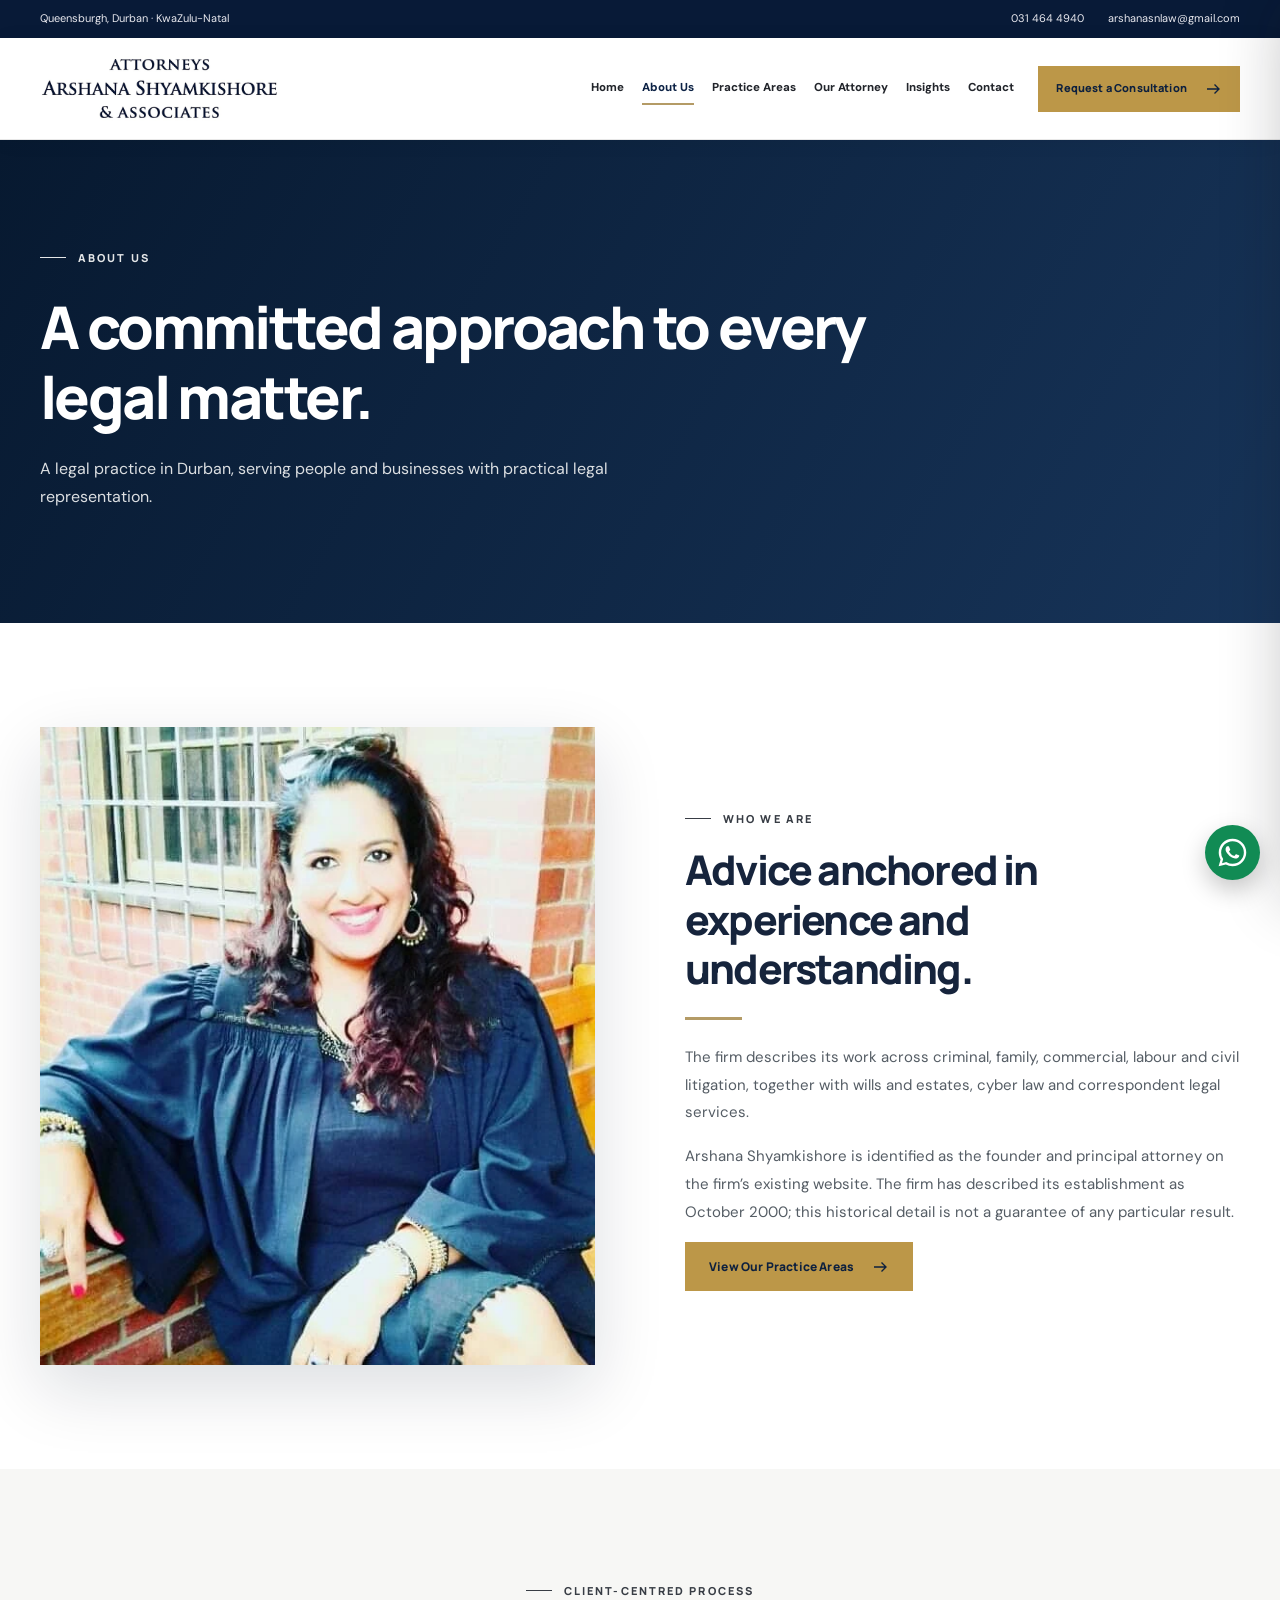
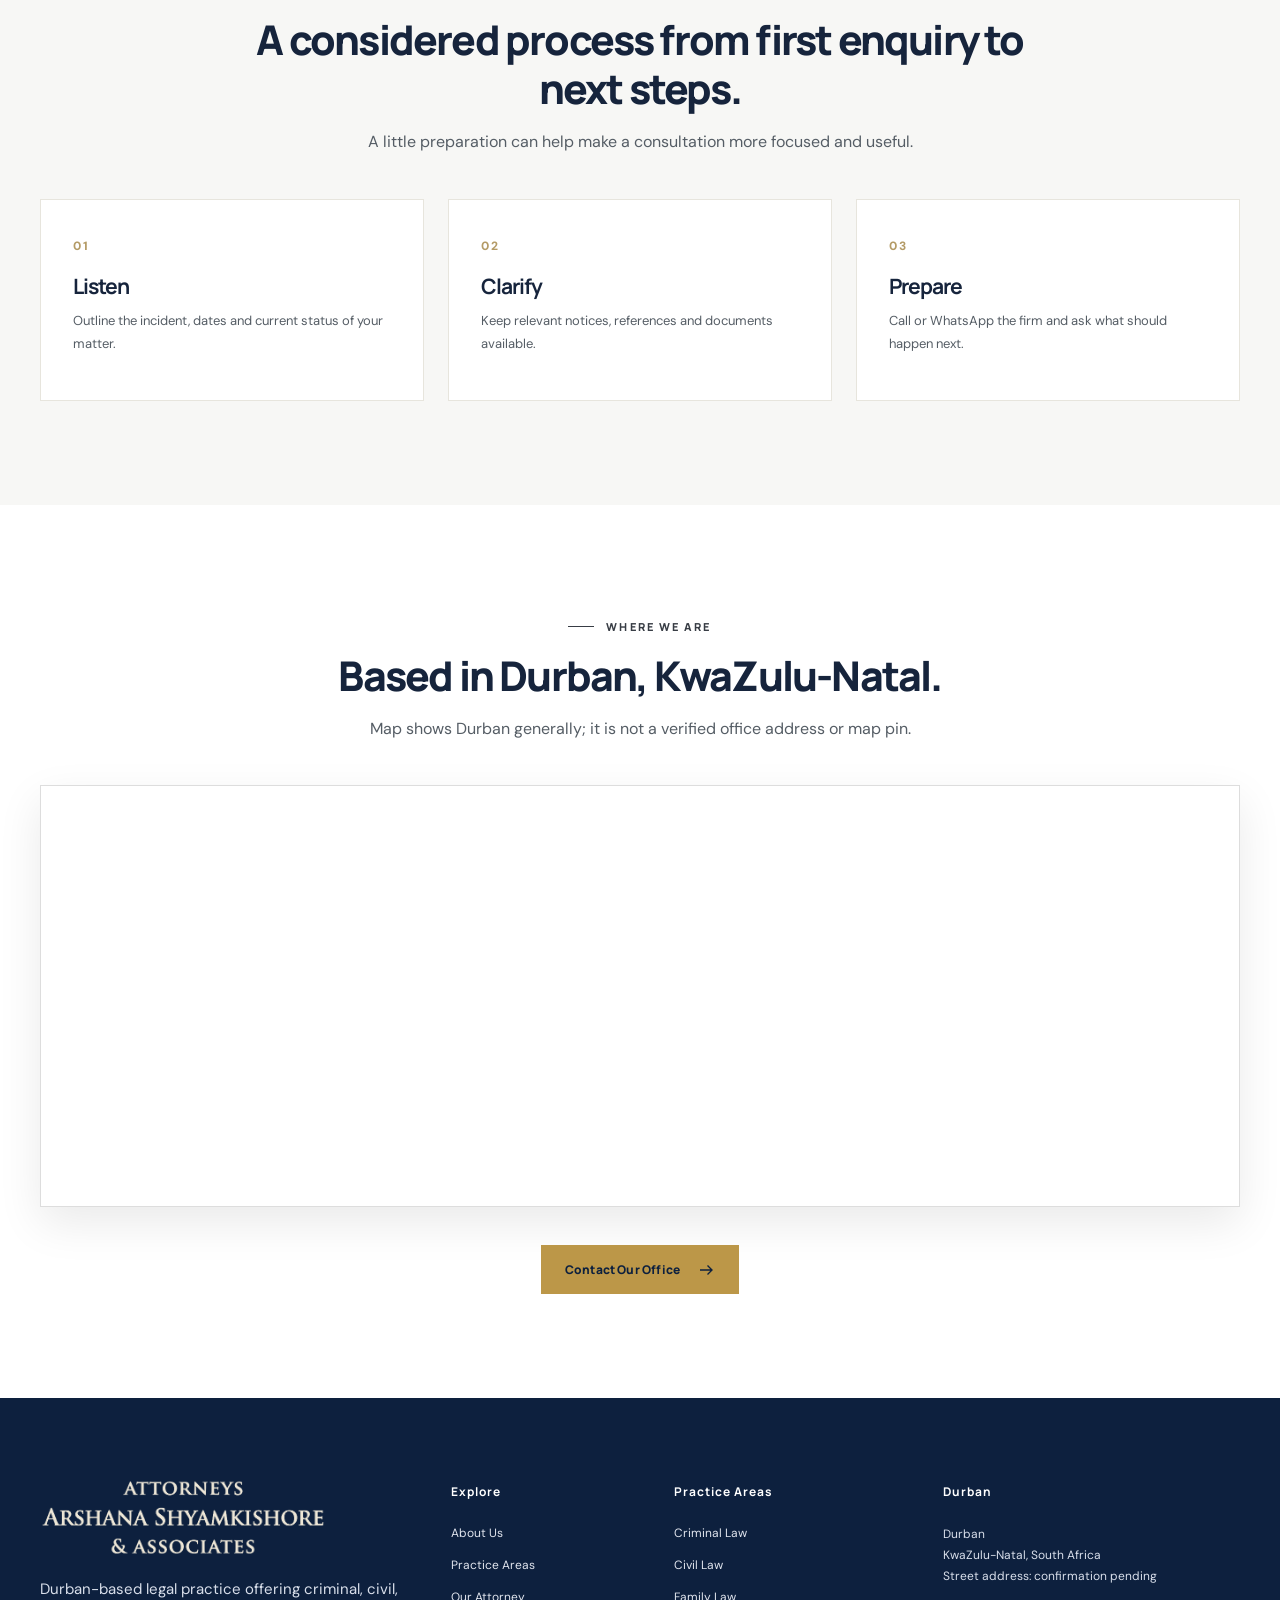
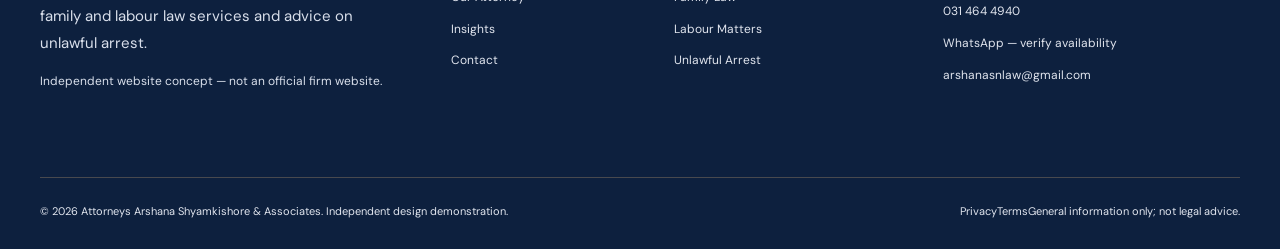
<file: about/index.html>
<!DOCTYPE html>

<html lang="en-ZA"><head><meta charset="utf-8"/><meta content="width=device-width,initial-scale=1" name="viewport"/><meta content="#0b2042" name="theme-color"/><title>About the Firm | Durban Attorneys | Arshana Shyamkishore &amp; Associates</title><link href="/assets/favicon.png" rel="icon" type="image/png"/><link href="https://images.pexels.com" rel="preconnect"/><link href="https://fonts.googleapis.com" rel="preconnect"/><link crossorigin="" href="https://fonts.gstatic.com" rel="preconnect"/><link href="/assets/site.css" rel="stylesheet"/><script defer="" src="/assets/site.js"></script><meta content="Learn about Arshana Shyamkishore &amp; Associates, a Durban legal practice led by attorney Arshana Shyamkishore." name="description"/><meta content="noindex,follow,max-image-preview:large" name="robots"/><link href="https://arshana-shyamkishore-associates.vercel.app/about/" rel="canonical"/><meta content="website" property="og:type"/><meta content="en_ZA" property="og:locale"/><meta content="Arshana Shyamkishore &amp; Associates" property="og:site_name"/><meta content="About the Firm | Durban Attorneys | Arshana Shyamkishore &amp; Associates" property="og:title"/><meta content="Learn about Arshana Shyamkishore &amp; Associates, a Durban legal practice led by attorney Arshana Shyamkishore." property="og:description"/><meta content="https://arshana-shyamkishore-associates.vercel.app/about/" property="og:url"/><meta content="https://arshana-shyamkishore-associates.vercel.app/assets/arshana-social-share.jpg" property="og:image"/><meta content="https://arshana-shyamkishore-associates.vercel.app/assets/arshana-social-share.jpg" property="og:image:secure_url"/><meta content="image/jpeg" property="og:image:type"/><meta content="1200" property="og:image:width"/><meta content="630" property="og:image:height"/><meta content="Arshana Shyamkishore and Associates wordmark alongside attorney Arshana Shyamkishore" property="og:image:alt"/><meta content="summary_large_image" name="twitter:card"/><meta content="About the Firm | Durban Attorneys | Arshana Shyamkishore &amp; Associates" name="twitter:title"/><meta content="Learn about Arshana Shyamkishore &amp; Associates, a Durban legal practice led by attorney Arshana Shyamkishore." name="twitter:description"/><meta content="https://arshana-shyamkishore-associates.vercel.app/assets/arshana-social-share.jpg" name="twitter:image"/><script type="application/ld+json">{"@context": "https://schema.org", "@type": "LegalService", "name": "Attorneys Arshana Shyamkishore & Associates", "url": "https://arshana-shyamkishore-associates.vercel.app/about/", "email": "arshanasnlaw@gmail.com", "telephone": "+27314644940", "image": "https://arshana-shyamkishore-associates.vercel.app/assets/arshana-social-share.jpg", "areaServed": [{"@type": "AdministrativeArea", "name": "Durban, KwaZulu-Natal"}], "address": {"@type": "PostalAddress", "addressLocality": "Durban", "addressRegion": "KwaZulu-Natal", "addressCountry": "ZA"}, "sameAs": ["https://www.facebook.com/arshanasunshine/"], "hasOfferCatalog": {"@type": "OfferCatalog", "name": "Legal services", "itemListElement": [{"@type": "OfferCatalog", "name": "Criminal Defence"}, {"@type": "OfferCatalog", "name": "Family Law & Divorce"}, {"@type": "OfferCatalog", "name": "Civil & Commercial Litigation"}, {"@type": "OfferCatalog", "name": "Commercial Law & Contracts"}, {"@type": "OfferCatalog", "name": "Labour & Employment Law"}, {"@type": "OfferCatalog", "name": "Wills & Deceased Estates"}, {"@type": "OfferCatalog", "name": "Cyber Law & Online Harassment"}, {"@type": "OfferCatalog", "name": "Protection Orders & Harassment"}, {"@type": "OfferCatalog", "name": "Immigration Law"}, {"@type": "OfferCatalog", "name": "Correspondent & Agency Services"}]}}</script></head><body><a class="skip-link" href="#main">Skip to content</a><div class="topbar"><div class="container topbar-inner"><span class="topbar-address">Queensburgh, Durban · KwaZulu-Natal</span><div class="topbar-links"><a href="tel:+27314644940">031 464 4940</a><a href="mailto:arshanasnlaw@gmail.com">arshanasnlaw@gmail.com</a></div></div></div><header class="nav-shell"><div class="container nav-inner"><a aria-label="Arshana Shyamkishore &amp; Associates home" class="brand" href="/"><img alt="Arshana Shyamkishore &amp; Associates logo" height="150" src="/assets/logo-header.png" width="340"/></a><nav aria-label="Main navigation" class="nav-links"><a class="nav-link" href="/">Home</a><a aria-current="page" class="nav-link active" href="/about/">About Us</a><a class="nav-link" href="/practice-areas/">Practice Areas</a><a class="nav-link" href="/our-attorney/">Our Attorney</a><a class="nav-link" href="/insights/">Insights</a><a class="nav-link" href="/contact/">Contact</a></nav><a class="btn btn-gold nav-cta" href="/contact/">Request a Consultation <svg aria-hidden="true" fill="none" height="18" stroke="currentColor" stroke-width="1.8" viewbox="0 0 24 24" width="18" xmlns="http://www.w3.org/2000/svg"><path d="M4 12h16m-6-6 6 6-6 6"></path></svg></a><button aria-controls="mobile-panel" aria-expanded="false" aria-label="Open navigation" class="menu-open" data-mobile-open="" type="button">☰</button></div></header><div class="mobile-backdrop" id="mobile-backdrop"></div><nav aria-hidden="true" aria-label="Mobile navigation" class="mobile-panel" id="mobile-panel" inert=""><div class="mobile-head"><img alt="Arshana Shyamkishore &amp; Associates logo" height="150" src="/assets/logo-header.png" width="340"/><button aria-label="Close navigation" data-mobile-close="" type="button">×</button></div><div class="mobile-links"><a href="/">Home</a><a href="/about/">About Us</a><a href="/practice-areas/">Practice Areas</a><a href="/our-attorney/">Our Attorney</a><a href="/insights/">Insights</a><a href="/contact/">Contact</a></div><a class="btn btn-gold mobile-cta" href="/contact/">Contact the Firm <svg aria-hidden="true" fill="none" height="18" stroke="currentColor" stroke-width="1.8" viewbox="0 0 24 24" width="18" xmlns="http://www.w3.org/2000/svg"><path d="M4 12h16m-6-6 6 6-6 6"></path></svg></a></nav><main id="main"><section class="page-hero"><div class="container"><span class="eyebrow eyebrow-light">ABOUT US</span><h1>A committed approach to every legal matter.</h1><p>A legal practice in Durban, serving people and businesses with practical legal representation.</p></div></section><section class="section"><div class="container intro-grid"><div class="decorative-photo arshana-portrait-panel"><img alt="Client-supplied photograph of attorney Arshana Shyamkishore" decoding="async" height="708" loading="lazy" src="/assets/portrait-about.webp" width="576"/></div><div class="intro-copy"><span class="eyebrow">WHO WE ARE</span><h2>Advice anchored in experience and understanding.</h2><div class="accent-line"></div><p>The firm describes its work across criminal, family, commercial, labour and civil litigation, together with wills and estates, cyber law and correspondent legal services.</p><p>Arshana Shyamkishore is identified as the founder and principal attorney on the firm’s existing website. The firm has described its establishment as October 2000; this historical detail is not a guarantee of any particular result.</p><a class="btn btn-gold" href="/practice-areas/">View Our Practice Areas <svg aria-hidden="true" fill="none" height="18" stroke="currentColor" stroke-width="1.8" viewbox="0 0 24 24" width="18" xmlns="http://www.w3.org/2000/svg"><path d="M4 12h16m-6-6 6 6-6 6"></path></svg></a></div></div></section>
<section class="section cream"><div class="container"><div class="section-heading centered"><span class="eyebrow">CLIENT-CENTRED PROCESS</span><h2>A considered process from first enquiry to next steps.</h2><p>A little preparation can help make a consultation more focused and useful.</p></div><div class="three-values"><article><span>01</span><h3>Listen</h3><p>Outline the incident, dates and current status of your matter.</p></article><article><span>02</span><h3>Clarify</h3><p>Keep relevant notices, references and documents available.</p></article><article><span>03</span><h3>Prepare</h3><p>Call or WhatsApp the firm and ask what should happen next.</p></article></div></div></section>
<section class="section"><div class="container"><div class="section-heading centered"><span class="eyebrow">WHERE WE ARE</span><h2>Based in Durban, KwaZulu-Natal.</h2><p>Map shows Durban generally; it is not a verified office address or map pin.</p></div><div class="map-frame"><iframe loading="lazy" referrerpolicy="no-referrer-when-downgrade" src="https://www.google.com/maps?q=Queensburgh%2C%20Durban%2C%20South%20Africa&amp;output=embed" title="Map of Queensburgh Durban, not a confirmed firm office location"></iframe></div><div class="section-action centered"><a class="btn btn-gold" href="/contact/">Contact Our Office <svg aria-hidden="true" fill="none" height="18" stroke="currentColor" stroke-width="1.8" viewbox="0 0 24 24" width="18" xmlns="http://www.w3.org/2000/svg"><path d="M4 12h16m-6-6 6 6-6 6"></path></svg></a></div></div></section></main><footer class="site-footer"><div class="container"><div class="footer-grid"><div><a aria-label="Arshana Shyamkishore &amp; Associates home" class="footer-logo" href="/"><img alt="Arshana Shyamkishore &amp; Associates logo" height="150" loading="eager" src="/assets/logo-footer-transparent.png" width="340"/></a><p>Durban-based legal practice offering criminal, civil, family and labour law services and advice on unlawful arrest.</p><p class="demo-note">Independent website concept — not an official firm website.</p></div><div><h3>Explore</h3><div class="footer-links"><a href="/about/">About Us</a><a href="/practice-areas/">Practice Areas</a><a href="/our-attorney/">Our Attorney</a><a href="/insights/">Insights</a><a href="/contact/">Contact</a></div></div><div><h3>Practice Areas</h3><div class="footer-links"><a href="/practice-areas/#criminal">Criminal Law</a><a href="/practice-areas/#civil">Civil Law</a><a href="/practice-areas/#family">Family Law</a><a href="/practice-areas/#labour">Labour Matters</a><a href="/practice-areas/#arrest">Unlawful Arrest</a></div></div><div class="footer-location"><h3>Durban</h3><address>Durban<br/>KwaZulu-Natal, South Africa<br/>Street address: confirmation pending</address><div class="footer-links" style="margin-top:15px"><a href="tel:+27314644940">031 464 4940</a><a href="https://wa.me/27630379298" rel="noopener noreferrer" target="_blank">WhatsApp — verify availability</a><a href="mailto:arshanasnlaw@gmail.com">arshanasnlaw@gmail.com</a></div></div></div><div class="footer-bottom"><span>© 2026 Attorneys Arshana Shyamkishore &amp; Associates. Independent design demonstration.</span><span class="footer-legal"><a href="/privacy/">Privacy</a><a href="/terms/">Terms</a><span>General information only; not legal advice.</span></span></div></div></footer><a aria-label="Open WhatsApp enquiry to the published contact number (WhatsApp availability unverified)" class="floating-whatsapp" href="https://wa.me/27630379298" rel="noopener noreferrer" target="_blank" title="Open WhatsApp enquiry — number not independently confirmed on WhatsApp"><svg aria-hidden="true" viewbox="0 0 32 32" xmlns="http://www.w3.org/2000/svg"><path d="M16 .8C7.61.8.8 7.59.8 15.98c0 2.69.7 5.31 2.03 7.62L.7 31.3l7.91-2.08a15.15 15.15 0 0 0 7.37 1.88h.01c8.38 0 15.2-6.82 15.2-15.2 0-4.06-1.58-7.88-4.46-10.76A15.07 15.07 0 0 0 16 .8Zm0 27.73a12.54 12.54 0 0 1-6.39-1.75l-.46-.27-4.7 1.23 1.25-4.58-.3-.47a12.5 12.5 0 0 1-1.93-6.7C3.47 9.08 9.08 3.47 16 3.47a12.45 12.45 0 0 1 8.87 3.68 12.48 12.48 0 0 1 3.67 8.86c0 6.91-5.62 12.52-12.54 12.52Zm6.88-9.38c-.38-.19-2.23-1.1-2.58-1.23-.34-.13-.59-.19-.84.19s-.96 1.23-1.18 1.49-.44.29-.82.1a10.32 10.32 0 0 1-3.04-1.88 11.39 11.39 0 0 1-2.1-2.61c-.22-.38-.02-.58.16-.77.17-.17.38-.44.57-.66s.25-.38.38-.63.06-.47-.03-.66c-.1-.19-.85-2.04-1.16-2.8-.3-.74-.61-.64-.84-.65l-.71-.01c-.25 0-.66.1-1.01.47-.34.38-1.32 1.29-1.32 3.13s1.35 3.62 1.53 3.87a14.37 14.37 0 0 0 5.51 4.89c1.03.45 1.84.72 2.48.93 1.04.33 1.98.29 2.72.18.83-.13 2.23-.91 2.55-1.79.31-.88.31-1.64.22-1.8-.09-.16-.34-.25-.72-.44Z" fill="currentColor"></path></svg><span aria-hidden="true" class="whatsapp-tooltip">WhatsApp Us</span></a><button aria-label="Back to top" class="scroll-top" title="Back to top" type="button">↑</button></body></html>
</file>
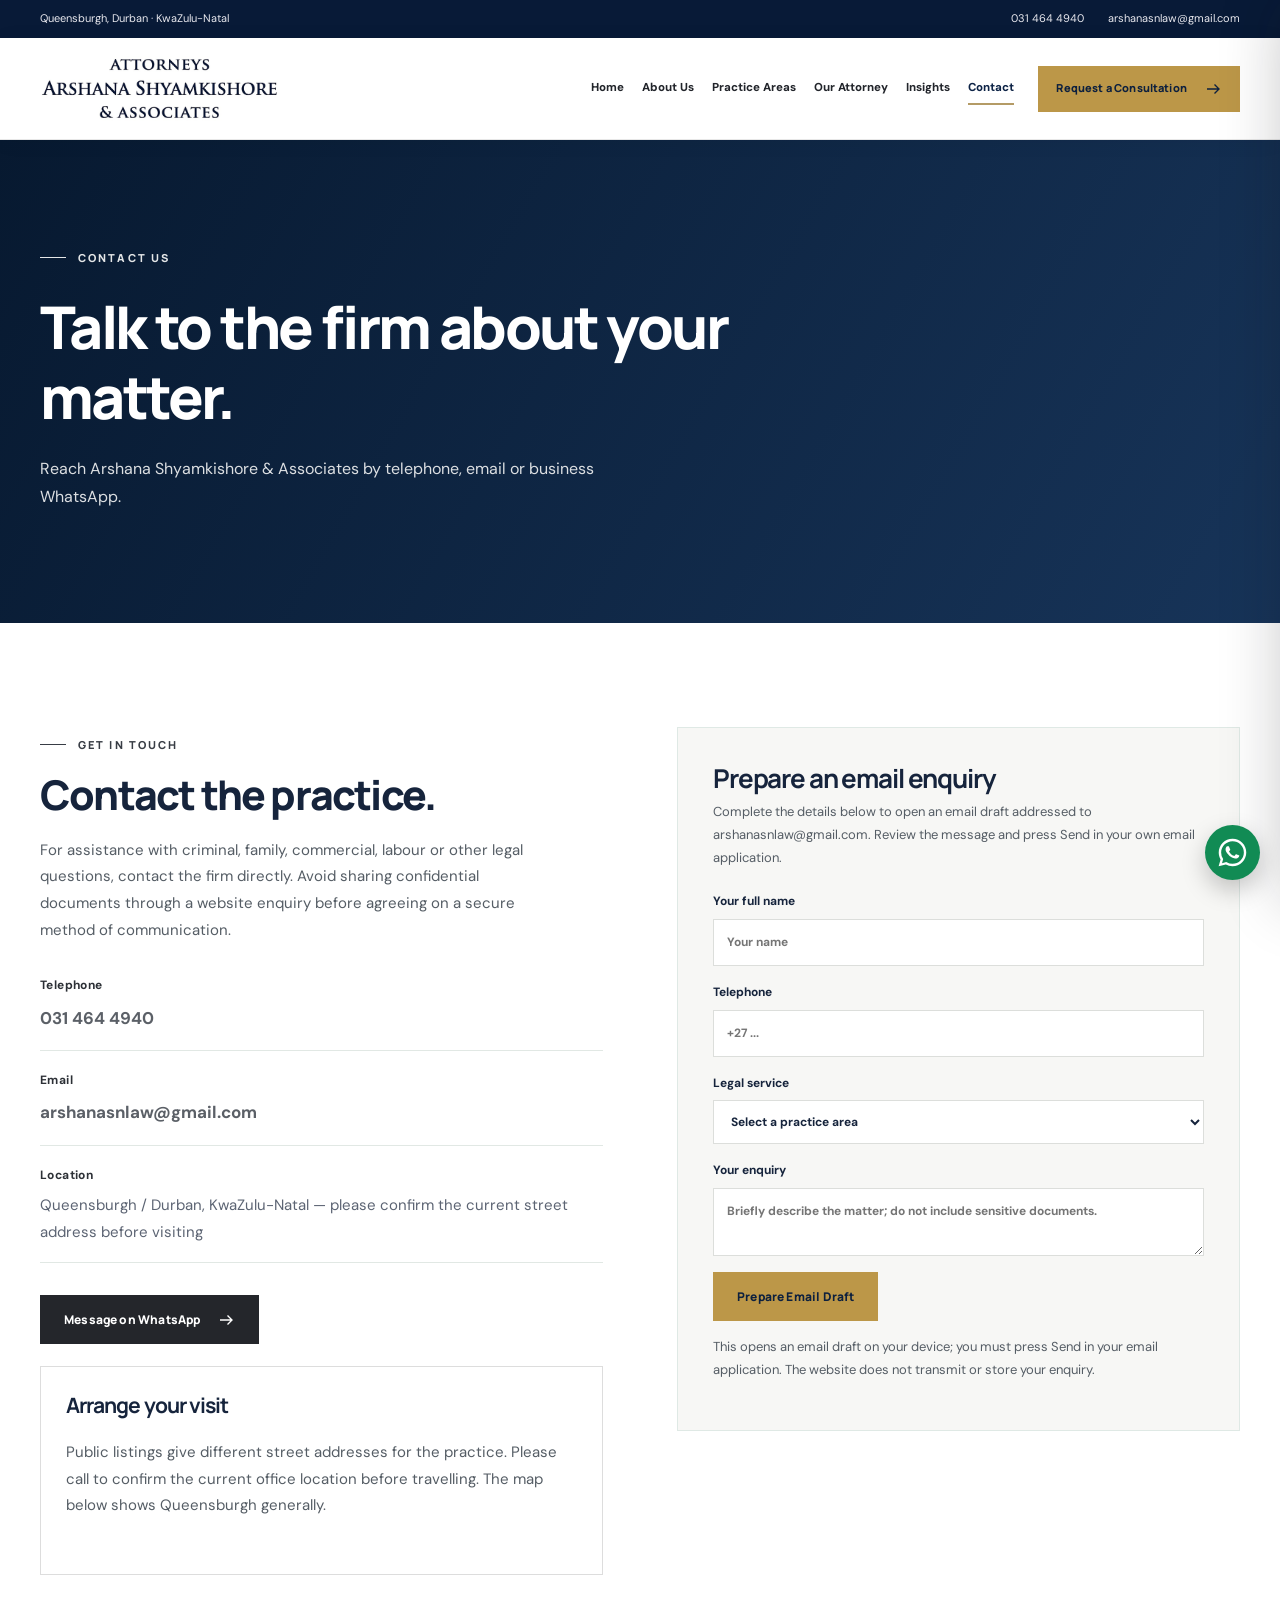
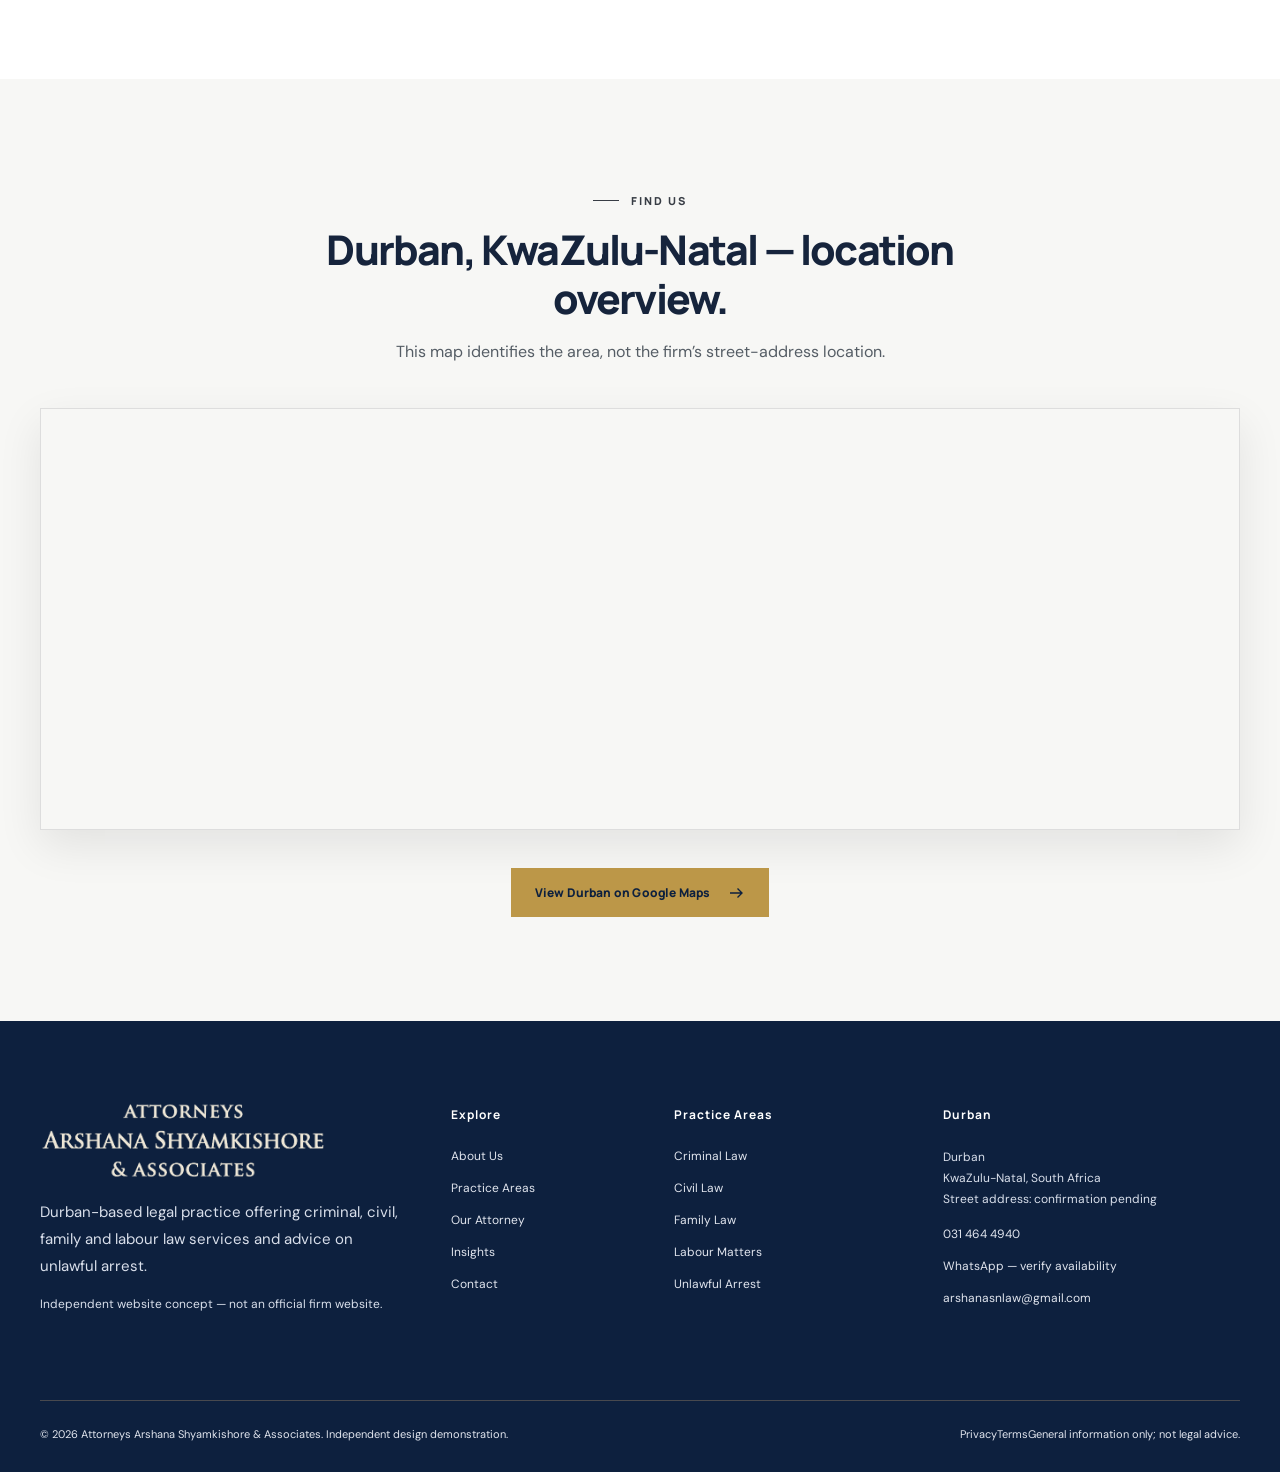
<file: contact/index.html>
<!DOCTYPE html>

<html lang="en-ZA"><head><meta charset="utf-8"/><meta content="width=device-width,initial-scale=1" name="viewport"/><meta content="#0b2042" name="theme-color"/><title>Contact | Attorneys in Durban | Arshana Shyamkishore &amp; Associates</title><link href="/assets/favicon.png" rel="icon" type="image/png"/><link href="https://images.pexels.com" rel="preconnect"/><link href="https://fonts.googleapis.com" rel="preconnect"/><link crossorigin="" href="https://fonts.gstatic.com" rel="preconnect"/><link href="/assets/site.css" rel="stylesheet"/><script defer="" src="/assets/site.js"></script><meta content="Contact Arshana Shyamkishore &amp; Associates by telephone, email or WhatsApp and request a consultation in Durban." name="description"/><meta content="noindex,follow,max-image-preview:large" name="robots"/><link href="https://arshana-shyamkishore-associates.vercel.app/contact/" rel="canonical"/><meta content="website" property="og:type"/><meta content="en_ZA" property="og:locale"/><meta content="Arshana Shyamkishore &amp; Associates" property="og:site_name"/><meta content="Contact | Attorneys in Durban | Arshana Shyamkishore &amp; Associates" property="og:title"/><meta content="Contact Arshana Shyamkishore &amp; Associates by telephone, email or WhatsApp and request a consultation in Durban." property="og:description"/><meta content="https://arshana-shyamkishore-associates.vercel.app/contact/" property="og:url"/><meta content="https://arshana-shyamkishore-associates.vercel.app/assets/arshana-social-share.jpg" property="og:image"/><meta content="https://arshana-shyamkishore-associates.vercel.app/assets/arshana-social-share.jpg" property="og:image:secure_url"/><meta content="image/jpeg" property="og:image:type"/><meta content="1200" property="og:image:width"/><meta content="630" property="og:image:height"/><meta content="Arshana Shyamkishore and Associates wordmark alongside attorney Arshana Shyamkishore" property="og:image:alt"/><meta content="summary_large_image" name="twitter:card"/><meta content="Contact | Attorneys in Durban | Arshana Shyamkishore &amp; Associates" name="twitter:title"/><meta content="Contact Arshana Shyamkishore &amp; Associates by telephone, email or WhatsApp and request a consultation in Durban." name="twitter:description"/><meta content="https://arshana-shyamkishore-associates.vercel.app/assets/arshana-social-share.jpg" name="twitter:image"/><script type="application/ld+json">{"@context": "https://schema.org", "@type": "LegalService", "name": "Attorneys Arshana Shyamkishore & Associates", "url": "https://arshana-shyamkishore-associates.vercel.app/contact/", "email": "arshanasnlaw@gmail.com", "telephone": "+27314644940", "image": "https://arshana-shyamkishore-associates.vercel.app/assets/arshana-social-share.jpg", "areaServed": [{"@type": "AdministrativeArea", "name": "Durban, KwaZulu-Natal"}], "address": {"@type": "PostalAddress", "addressLocality": "Durban", "addressRegion": "KwaZulu-Natal", "addressCountry": "ZA"}, "sameAs": ["https://www.facebook.com/arshanasunshine/"], "hasOfferCatalog": {"@type": "OfferCatalog", "name": "Legal services", "itemListElement": [{"@type": "OfferCatalog", "name": "Criminal Defence"}, {"@type": "OfferCatalog", "name": "Family Law & Divorce"}, {"@type": "OfferCatalog", "name": "Civil & Commercial Litigation"}, {"@type": "OfferCatalog", "name": "Commercial Law & Contracts"}, {"@type": "OfferCatalog", "name": "Labour & Employment Law"}, {"@type": "OfferCatalog", "name": "Wills & Deceased Estates"}, {"@type": "OfferCatalog", "name": "Cyber Law & Online Harassment"}, {"@type": "OfferCatalog", "name": "Protection Orders & Harassment"}, {"@type": "OfferCatalog", "name": "Immigration Law"}, {"@type": "OfferCatalog", "name": "Correspondent & Agency Services"}]}}</script></head><body><a class="skip-link" href="#main">Skip to content</a><div class="topbar"><div class="container topbar-inner"><span class="topbar-address">Queensburgh, Durban · KwaZulu-Natal</span><div class="topbar-links"><a href="tel:+27314644940">031 464 4940</a><a href="mailto:arshanasnlaw@gmail.com">arshanasnlaw@gmail.com</a></div></div></div><header class="nav-shell"><div class="container nav-inner"><a aria-label="Arshana Shyamkishore &amp; Associates home" class="brand" href="/"><img alt="Arshana Shyamkishore &amp; Associates logo" height="150" src="/assets/logo-header.png" width="340"/></a><nav aria-label="Main navigation" class="nav-links"><a class="nav-link" href="/">Home</a><a class="nav-link" href="/about/">About Us</a><a class="nav-link" href="/practice-areas/">Practice Areas</a><a class="nav-link" href="/our-attorney/">Our Attorney</a><a class="nav-link" href="/insights/">Insights</a><a aria-current="page" class="nav-link active" href="/contact/">Contact</a></nav><a class="btn btn-gold nav-cta" href="/contact/">Request a Consultation <svg aria-hidden="true" fill="none" height="18" stroke="currentColor" stroke-width="1.8" viewbox="0 0 24 24" width="18" xmlns="http://www.w3.org/2000/svg"><path d="M4 12h16m-6-6 6 6-6 6"></path></svg></a><button aria-controls="mobile-panel" aria-expanded="false" aria-label="Open navigation" class="menu-open" data-mobile-open="" type="button">☰</button></div></header><div class="mobile-backdrop" id="mobile-backdrop"></div><nav aria-hidden="true" aria-label="Mobile navigation" class="mobile-panel" id="mobile-panel" inert=""><div class="mobile-head"><img alt="Arshana Shyamkishore &amp; Associates logo" height="150" src="/assets/logo-header.png" width="340"/><button aria-label="Close navigation" data-mobile-close="" type="button">×</button></div><div class="mobile-links"><a href="/">Home</a><a href="/about/">About Us</a><a href="/practice-areas/">Practice Areas</a><a href="/our-attorney/">Our Attorney</a><a href="/insights/">Insights</a><a href="/contact/">Contact</a></div><a class="btn btn-gold mobile-cta" href="/contact/">Contact the Firm <svg aria-hidden="true" fill="none" height="18" stroke="currentColor" stroke-width="1.8" viewbox="0 0 24 24" width="18" xmlns="http://www.w3.org/2000/svg"><path d="M4 12h16m-6-6 6 6-6 6"></path></svg></a></nav><main id="main"><section class="page-hero"><div class="container"><span class="eyebrow eyebrow-light">CONTACT US</span><h1>Talk to the firm about your matter.</h1><p>Reach Arshana Shyamkishore &amp; Associates by telephone, email or business WhatsApp.</p></div></section><section class="section"><div class="container contact-layout"><div class="contact-copy"><span class="eyebrow">GET IN TOUCH</span><h2>Contact the practice.</h2><p>For assistance with criminal, family, commercial, labour or other legal questions, contact the firm directly. Avoid sharing confidential documents through a website enquiry before agreeing on a secure method of communication.</p><div class="contact-details"><div><strong>Telephone</strong><a href="tel:+27314644940">031 464 4940</a></div><div><strong>Email</strong><a href="mailto:arshanasnlaw@gmail.com">arshanasnlaw@gmail.com</a></div><div><strong>Location</strong><span>Queensburgh / Durban, KwaZulu-Natal — please confirm the current street address before visiting</span></div></div><a class="btn btn-navy" href="https://wa.me/27630379298">Message on WhatsApp <svg aria-hidden="true" fill="none" height="18" stroke="currentColor" stroke-width="1.8" viewbox="0 0 24 24" width="18" xmlns="http://www.w3.org/2000/svg"><path d="M4 12h16m-6-6 6 6-6 6"></path></svg></a><div class="office-panel"><h3>Arrange your visit</h3><p>Public listings give different street addresses for the practice. Please call to confirm the current office location before travelling. The map below shows Queensburgh generally.</p></div></div><div class="contact-form-shell"><h3>Prepare an email enquiry</h3><p>Complete the details below to open an email draft addressed to arshanasnlaw@gmail.com. Review the message and press Send in your own email application.</p><form data-email-to="arshanasnlaw@gmail.com" data-email-verified="true" id="enquiry-form"><label>Your full name<input autocomplete="name" maxlength="120" name="name" placeholder="Your name" required=""/></label><label>Telephone<input autocomplete="tel" name="phone" placeholder="+27 ..." type="tel"/></label><label>Legal service<select id="area" name="area"><option value="">Select a practice area</option><option value="criminal">Criminal Defence</option><option value="family">Family Law &amp; Divorce</option><option value="litigation">Civil &amp; Commercial Litigation</option><option value="commercial">Commercial Law &amp; Contracts</option><option value="labour">Labour &amp; Employment Law</option><option value="wills">Wills &amp; Deceased Estates</option><option value="cyber">Cyber Law &amp; Online Harassment</option><option value="protection">Protection Orders &amp; Harassment</option><option value="immigration">Immigration Law</option><option value="correspondent">Correspondent &amp; Agency Services</option></select></label><label>Your enquiry<textarea maxlength="1500" minlength="10" name="message" placeholder="Briefly describe the matter; do not include sensitive documents." required=""></textarea></label><div aria-hidden="true" style="position:absolute;left:-9999px"><label>Leave blank<input autocomplete="off" name="company_website" tabindex="-1"/></label></div><button class="btn btn-gold" type="submit">Prepare Email Draft</button><p aria-live="polite" id="form-status" role="status"></p></form><p class="form-note">This opens an email draft on your device; you must press Send in your email application. The website does not transmit or store your enquiry.</p></div></div></section>
<section class="section cream"><div class="container"><div class="section-heading centered"><span class="eyebrow">FIND US</span><h2>Durban, KwaZulu-Natal — location overview.</h2><p>This map identifies the area, not the firm’s street-address location.</p></div><div class="map-frame"><iframe loading="lazy" referrerpolicy="no-referrer-when-downgrade" src="https://www.google.com/maps?q=Queensburgh%2C%20Durban%2C%20South%20Africa&amp;output=embed" title="Regional map of Queensburgh Durban. Current office address requires confirmation."></iframe></div><div class="section-action centered"><a class="btn btn-gold" href="https://www.google.com/maps/search/?api=1&amp;query=Durban%2C%20KwaZulu-Natal%2C%20South%20Africa">View Durban on Google Maps <svg aria-hidden="true" fill="none" height="18" stroke="currentColor" stroke-width="1.8" viewbox="0 0 24 24" width="18" xmlns="http://www.w3.org/2000/svg"><path d="M4 12h16m-6-6 6 6-6 6"></path></svg></a></div></div></section></main><footer class="site-footer"><div class="container"><div class="footer-grid"><div><a aria-label="Arshana Shyamkishore &amp; Associates home" class="footer-logo" href="/"><img alt="Arshana Shyamkishore &amp; Associates logo" height="150" loading="eager" src="/assets/logo-footer-transparent.png" width="340"/></a><p>Durban-based legal practice offering criminal, civil, family and labour law services and advice on unlawful arrest.</p><p class="demo-note">Independent website concept — not an official firm website.</p></div><div><h3>Explore</h3><div class="footer-links"><a href="/about/">About Us</a><a href="/practice-areas/">Practice Areas</a><a href="/our-attorney/">Our Attorney</a><a href="/insights/">Insights</a><a href="/contact/">Contact</a></div></div><div><h3>Practice Areas</h3><div class="footer-links"><a href="/practice-areas/#criminal">Criminal Law</a><a href="/practice-areas/#civil">Civil Law</a><a href="/practice-areas/#family">Family Law</a><a href="/practice-areas/#labour">Labour Matters</a><a href="/practice-areas/#arrest">Unlawful Arrest</a></div></div><div class="footer-location"><h3>Durban</h3><address>Durban<br/>KwaZulu-Natal, South Africa<br/>Street address: confirmation pending</address><div class="footer-links" style="margin-top:15px"><a href="tel:+27314644940">031 464 4940</a><a href="https://wa.me/27630379298" rel="noopener noreferrer" target="_blank">WhatsApp — verify availability</a><a href="mailto:arshanasnlaw@gmail.com">arshanasnlaw@gmail.com</a></div></div></div><div class="footer-bottom"><span>© 2026 Attorneys Arshana Shyamkishore &amp; Associates. Independent design demonstration.</span><span class="footer-legal"><a href="/privacy/">Privacy</a><a href="/terms/">Terms</a><span>General information only; not legal advice.</span></span></div></div></footer><a aria-label="Open WhatsApp enquiry to the published contact number (WhatsApp availability unverified)" class="floating-whatsapp" href="https://wa.me/27630379298" rel="noopener noreferrer" target="_blank" title="Open WhatsApp enquiry — number not independently confirmed on WhatsApp"><svg aria-hidden="true" viewbox="0 0 32 32" xmlns="http://www.w3.org/2000/svg"><path d="M16 .8C7.61.8.8 7.59.8 15.98c0 2.69.7 5.31 2.03 7.62L.7 31.3l7.91-2.08a15.15 15.15 0 0 0 7.37 1.88h.01c8.38 0 15.2-6.82 15.2-15.2 0-4.06-1.58-7.88-4.46-10.76A15.07 15.07 0 0 0 16 .8Zm0 27.73a12.54 12.54 0 0 1-6.39-1.75l-.46-.27-4.7 1.23 1.25-4.58-.3-.47a12.5 12.5 0 0 1-1.93-6.7C3.47 9.08 9.08 3.47 16 3.47a12.45 12.45 0 0 1 8.87 3.68 12.48 12.48 0 0 1 3.67 8.86c0 6.91-5.62 12.52-12.54 12.52Zm6.88-9.38c-.38-.19-2.23-1.1-2.58-1.23-.34-.13-.59-.19-.84.19s-.96 1.23-1.18 1.49-.44.29-.82.1a10.32 10.32 0 0 1-3.04-1.88 11.39 11.39 0 0 1-2.1-2.61c-.22-.38-.02-.58.16-.77.17-.17.38-.44.57-.66s.25-.38.38-.63.06-.47-.03-.66c-.1-.19-.85-2.04-1.16-2.8-.3-.74-.61-.64-.84-.65l-.71-.01c-.25 0-.66.1-1.01.47-.34.38-1.32 1.29-1.32 3.13s1.35 3.62 1.53 3.87a14.37 14.37 0 0 0 5.51 4.89c1.03.45 1.84.72 2.48.93 1.04.33 1.98.29 2.72.18.83-.13 2.23-.91 2.55-1.79.31-.88.31-1.64.22-1.8-.09-.16-.34-.25-.72-.44Z" fill="currentColor"></path></svg><span aria-hidden="true" class="whatsapp-tooltip">WhatsApp Us</span></a><button aria-label="Back to top" class="scroll-top" title="Back to top" type="button">↑</button></body></html>
</file>
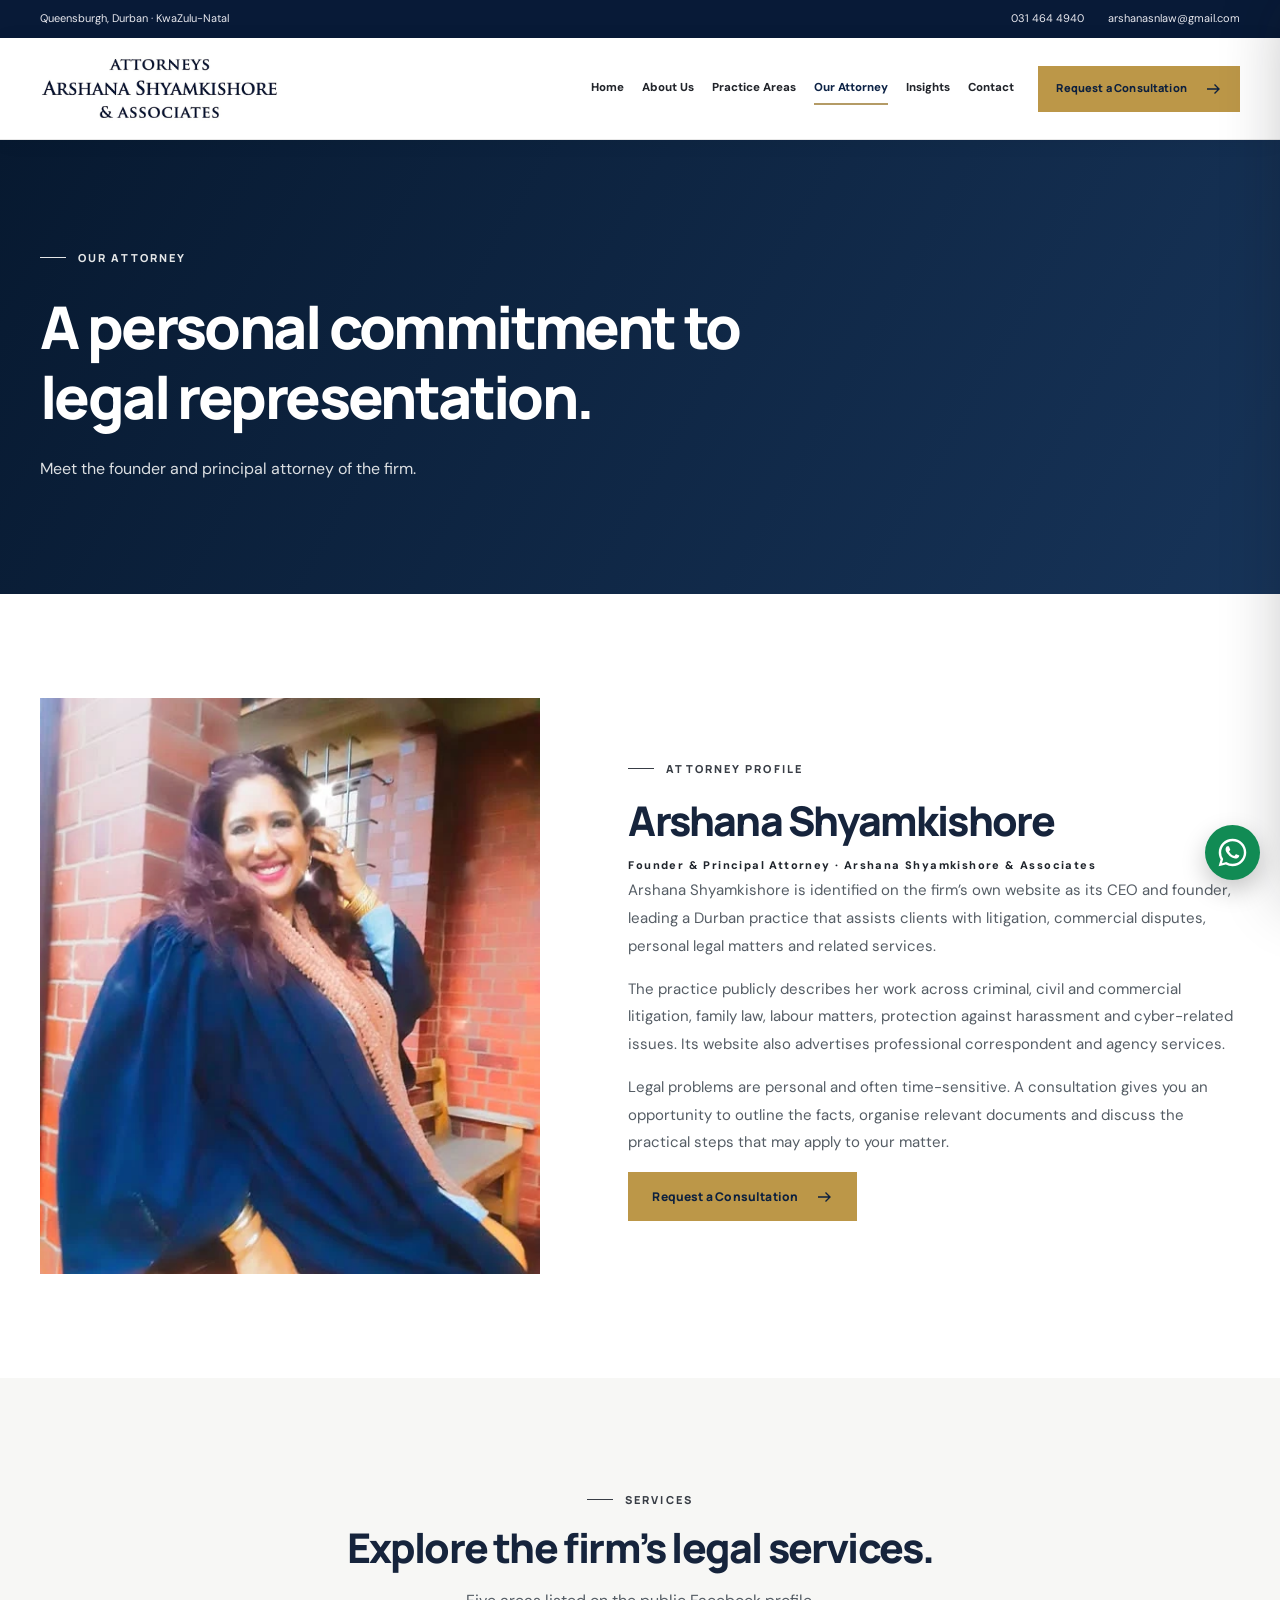
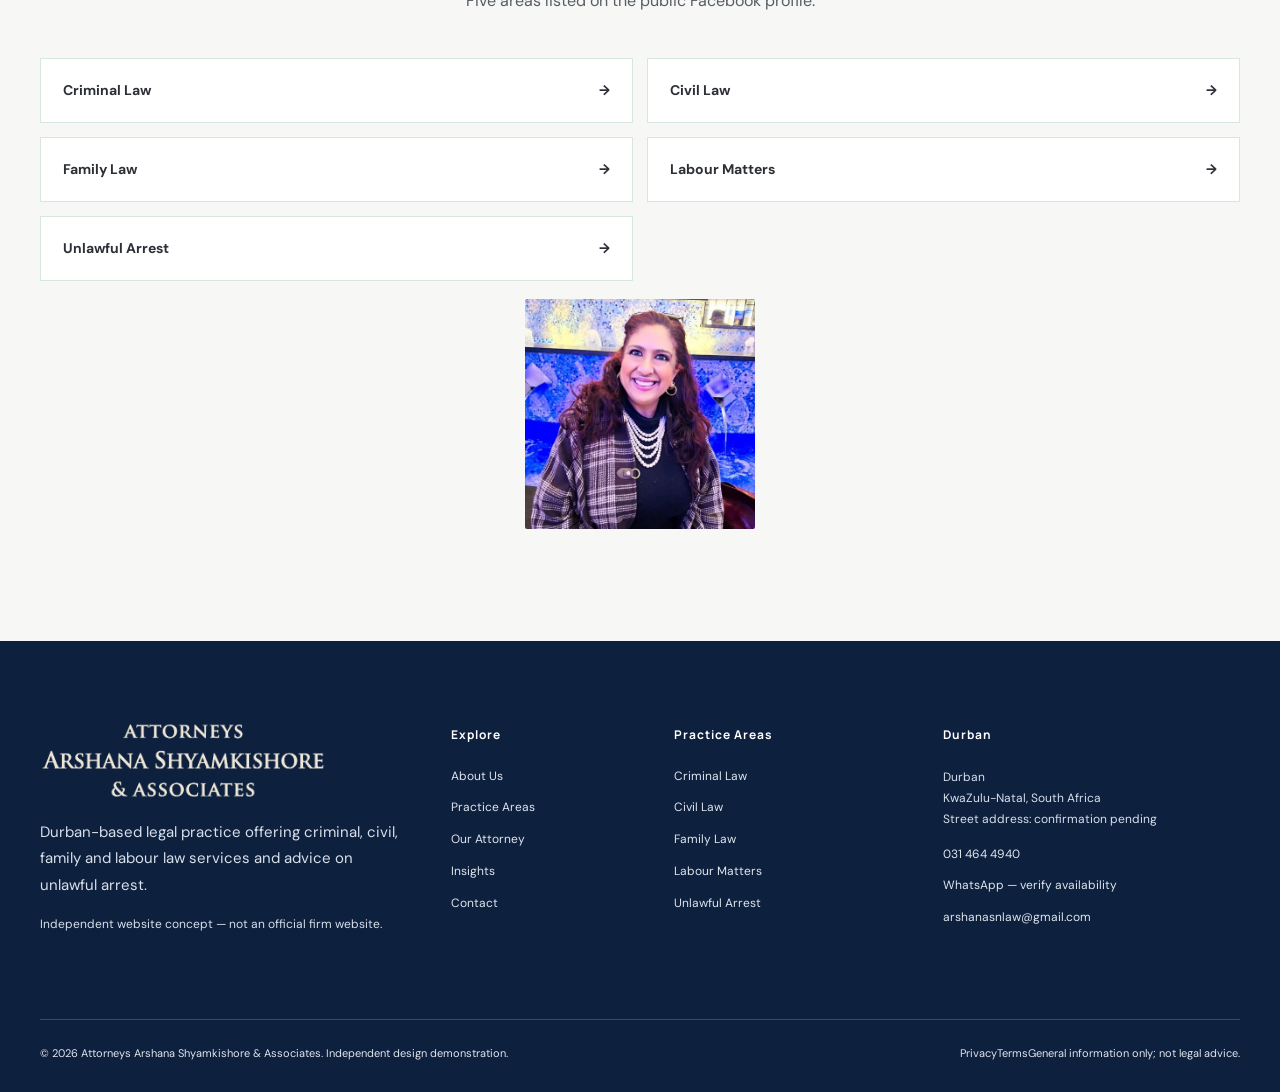
<file: our-attorney/index.html>
<!DOCTYPE html>

<html lang="en-ZA"><head><meta charset="utf-8"/><meta content="width=device-width,initial-scale=1" name="viewport"/><meta content="#0b2042" name="theme-color"/><title>Arshana Shyamkishore | Founder &amp; Attorney | Arshana Shyamkishore &amp; Associates</title><link href="/assets/favicon.png" rel="icon" type="image/png"/><link href="https://images.pexels.com" rel="preconnect"/><link href="https://fonts.googleapis.com" rel="preconnect"/><link crossorigin="" href="https://fonts.gstatic.com" rel="preconnect"/><link href="/assets/site.css" rel="stylesheet"/><script defer="" src="/assets/site.js"></script><meta content="Meet Arshana Shyamkishore, the founder and principal attorney at Arshana Shyamkishore &amp; Associates in Durban." name="description"/><meta content="noindex,follow,max-image-preview:large" name="robots"/><link href="https://arshana-shyamkishore-associates.vercel.app/our-attorney/" rel="canonical"/><meta content="website" property="og:type"/><meta content="en_ZA" property="og:locale"/><meta content="Arshana Shyamkishore &amp; Associates" property="og:site_name"/><meta content="Arshana Shyamkishore | Founder &amp; Attorney | Arshana Shyamkishore &amp; Associates" property="og:title"/><meta content="Meet Arshana Shyamkishore, the founder and principal attorney at Arshana Shyamkishore &amp; Associates in Durban." property="og:description"/><meta content="https://arshana-shyamkishore-associates.vercel.app/our-attorney/" property="og:url"/><meta content="https://arshana-shyamkishore-associates.vercel.app/assets/arshana-social-share.jpg" property="og:image"/><meta content="https://arshana-shyamkishore-associates.vercel.app/assets/arshana-social-share.jpg" property="og:image:secure_url"/><meta content="image/jpeg" property="og:image:type"/><meta content="1200" property="og:image:width"/><meta content="630" property="og:image:height"/><meta content="Arshana Shyamkishore and Associates wordmark alongside attorney Arshana Shyamkishore" property="og:image:alt"/><meta content="summary_large_image" name="twitter:card"/><meta content="Arshana Shyamkishore | Founder &amp; Attorney | Arshana Shyamkishore &amp; Associates" name="twitter:title"/><meta content="Meet Arshana Shyamkishore, the founder and principal attorney at Arshana Shyamkishore &amp; Associates in Durban." name="twitter:description"/><meta content="https://arshana-shyamkishore-associates.vercel.app/assets/arshana-social-share.jpg" name="twitter:image"/><script type="application/ld+json">{"@context": "https://schema.org", "@type": "LegalService", "name": "Attorneys Arshana Shyamkishore & Associates", "url": "https://arshana-shyamkishore-associates.vercel.app/our-attorney/", "email": "arshanasnlaw@gmail.com", "telephone": "+27314644940", "image": "https://arshana-shyamkishore-associates.vercel.app/assets/arshana-social-share.jpg", "areaServed": [{"@type": "AdministrativeArea", "name": "Durban, KwaZulu-Natal"}], "address": {"@type": "PostalAddress", "addressLocality": "Durban", "addressRegion": "KwaZulu-Natal", "addressCountry": "ZA"}, "sameAs": ["https://www.facebook.com/arshanasunshine/"], "hasOfferCatalog": {"@type": "OfferCatalog", "name": "Legal services", "itemListElement": [{"@type": "OfferCatalog", "name": "Criminal Defence"}, {"@type": "OfferCatalog", "name": "Family Law & Divorce"}, {"@type": "OfferCatalog", "name": "Civil & Commercial Litigation"}, {"@type": "OfferCatalog", "name": "Commercial Law & Contracts"}, {"@type": "OfferCatalog", "name": "Labour & Employment Law"}, {"@type": "OfferCatalog", "name": "Wills & Deceased Estates"}, {"@type": "OfferCatalog", "name": "Cyber Law & Online Harassment"}, {"@type": "OfferCatalog", "name": "Protection Orders & Harassment"}, {"@type": "OfferCatalog", "name": "Immigration Law"}, {"@type": "OfferCatalog", "name": "Correspondent & Agency Services"}]}}</script></head><body><a class="skip-link" href="#main">Skip to content</a><div class="topbar"><div class="container topbar-inner"><span class="topbar-address">Queensburgh, Durban · KwaZulu-Natal</span><div class="topbar-links"><a href="tel:+27314644940">031 464 4940</a><a href="mailto:arshanasnlaw@gmail.com">arshanasnlaw@gmail.com</a></div></div></div><header class="nav-shell"><div class="container nav-inner"><a aria-label="Arshana Shyamkishore &amp; Associates home" class="brand" href="/"><img alt="Arshana Shyamkishore &amp; Associates logo" height="150" src="/assets/logo-header.png" width="340"/></a><nav aria-label="Main navigation" class="nav-links"><a class="nav-link" href="/">Home</a><a class="nav-link" href="/about/">About Us</a><a class="nav-link" href="/practice-areas/">Practice Areas</a><a aria-current="page" class="nav-link active" href="/our-attorney/">Our Attorney</a><a class="nav-link" href="/insights/">Insights</a><a class="nav-link" href="/contact/">Contact</a></nav><a class="btn btn-gold nav-cta" href="/contact/">Request a Consultation <svg aria-hidden="true" fill="none" height="18" stroke="currentColor" stroke-width="1.8" viewbox="0 0 24 24" width="18" xmlns="http://www.w3.org/2000/svg"><path d="M4 12h16m-6-6 6 6-6 6"></path></svg></a><button aria-controls="mobile-panel" aria-expanded="false" aria-label="Open navigation" class="menu-open" data-mobile-open="" type="button">☰</button></div></header><div class="mobile-backdrop" id="mobile-backdrop"></div><nav aria-hidden="true" aria-label="Mobile navigation" class="mobile-panel" id="mobile-panel" inert=""><div class="mobile-head"><img alt="Arshana Shyamkishore &amp; Associates logo" height="150" src="/assets/logo-header.png" width="340"/><button aria-label="Close navigation" data-mobile-close="" type="button">×</button></div><div class="mobile-links"><a href="/">Home</a><a href="/about/">About Us</a><a href="/practice-areas/">Practice Areas</a><a href="/our-attorney/">Our Attorney</a><a href="/insights/">Insights</a><a href="/contact/">Contact</a></div><a class="btn btn-gold mobile-cta" href="/contact/">Contact the Firm <svg aria-hidden="true" fill="none" height="18" stroke="currentColor" stroke-width="1.8" viewbox="0 0 24 24" width="18" xmlns="http://www.w3.org/2000/svg"><path d="M4 12h16m-6-6 6 6-6 6"></path></svg></a></nav><main id="main"><section class="page-hero"><div class="container"><span class="eyebrow eyebrow-light">OUR ATTORNEY</span><h1>A personal commitment to legal representation.</h1><p>Meet the founder and principal attorney of the firm.</p></div></section><section class="section"><div class="container profile-layout"><div class="profile-photo"><img alt="Client-supplied photograph of attorney Arshana Shyamkishore" decoding="async" height="701" loading="lazy" src="/assets/portrait-attorney.webp" width="526"/></div><div class="profile-body"><span class="eyebrow">ATTORNEY PROFILE</span><h2>Arshana Shyamkishore</h2><span class="profile-role">Founder &amp; Principal Attorney · Arshana Shyamkishore &amp; Associates</span><p>Arshana Shyamkishore is identified on the firm’s own website as its CEO and founder, leading a Durban practice that assists clients with litigation, commercial disputes, personal legal matters and related services.</p><p>The practice publicly describes her work across criminal, civil and commercial litigation, family law, labour matters, protection against harassment and cyber-related issues. Its website also advertises professional correspondent and agency services.</p><p>Legal problems are personal and often time-sensitive. A consultation gives you an opportunity to outline the facts, organise relevant documents and discuss the practical steps that may apply to your matter.</p><a class="btn btn-gold" href="/contact/">Request a Consultation <svg aria-hidden="true" fill="none" height="18" stroke="currentColor" stroke-width="1.8" viewbox="0 0 24 24" width="18" xmlns="http://www.w3.org/2000/svg"><path d="M4 12h16m-6-6 6 6-6 6"></path></svg></a></div></div></section><section class="section cream"><div class="container"><div class="section-heading centered"><span class="eyebrow">SERVICES</span><h2>Explore the firm’s legal services.</h2><p>Five areas listed on the public Facebook profile.</p></div><div class="service-pills"><a href="/practice-areas/#criminal">Criminal Law<span aria-hidden="true"> →</span></a><a href="/practice-areas/#civil">Civil Law<span aria-hidden="true"> →</span></a><a href="/practice-areas/#family">Family Law<span aria-hidden="true"> →</span></a><a href="/practice-areas/#labour">Labour Matters<span aria-hidden="true"> →</span></a><a href="/practice-areas/#arrest">Unlawful Arrest<span aria-hidden="true"> →</span></a></div><div class="arshana-extra-portrait"><img alt="Second supplied portrait of attorney Arshana Shyamkishore" height="526" loading="lazy" src="/assets/portrait-justice.webp" width="526"/></div></div></section></main><footer class="site-footer"><div class="container"><div class="footer-grid"><div><a aria-label="Arshana Shyamkishore &amp; Associates home" class="footer-logo" href="/"><img alt="Arshana Shyamkishore &amp; Associates logo" height="150" loading="eager" src="/assets/logo-footer-transparent.png" width="340"/></a><p>Durban-based legal practice offering criminal, civil, family and labour law services and advice on unlawful arrest.</p><p class="demo-note">Independent website concept — not an official firm website.</p></div><div><h3>Explore</h3><div class="footer-links"><a href="/about/">About Us</a><a href="/practice-areas/">Practice Areas</a><a href="/our-attorney/">Our Attorney</a><a href="/insights/">Insights</a><a href="/contact/">Contact</a></div></div><div><h3>Practice Areas</h3><div class="footer-links"><a href="/practice-areas/#criminal">Criminal Law</a><a href="/practice-areas/#civil">Civil Law</a><a href="/practice-areas/#family">Family Law</a><a href="/practice-areas/#labour">Labour Matters</a><a href="/practice-areas/#arrest">Unlawful Arrest</a></div></div><div class="footer-location"><h3>Durban</h3><address>Durban<br/>KwaZulu-Natal, South Africa<br/>Street address: confirmation pending</address><div class="footer-links" style="margin-top:15px"><a href="tel:+27314644940">031 464 4940</a><a href="https://wa.me/27630379298" rel="noopener noreferrer" target="_blank">WhatsApp — verify availability</a><a href="mailto:arshanasnlaw@gmail.com">arshanasnlaw@gmail.com</a></div></div></div><div class="footer-bottom"><span>© 2026 Attorneys Arshana Shyamkishore &amp; Associates. Independent design demonstration.</span><span class="footer-legal"><a href="/privacy/">Privacy</a><a href="/terms/">Terms</a><span>General information only; not legal advice.</span></span></div></div></footer><a aria-label="Open WhatsApp enquiry to the published contact number (WhatsApp availability unverified)" class="floating-whatsapp" href="https://wa.me/27630379298" rel="noopener noreferrer" target="_blank" title="Open WhatsApp enquiry — number not independently confirmed on WhatsApp"><svg aria-hidden="true" viewbox="0 0 32 32" xmlns="http://www.w3.org/2000/svg"><path d="M16 .8C7.61.8.8 7.59.8 15.98c0 2.69.7 5.31 2.03 7.62L.7 31.3l7.91-2.08a15.15 15.15 0 0 0 7.37 1.88h.01c8.38 0 15.2-6.82 15.2-15.2 0-4.06-1.58-7.88-4.46-10.76A15.07 15.07 0 0 0 16 .8Zm0 27.73a12.54 12.54 0 0 1-6.39-1.75l-.46-.27-4.7 1.23 1.25-4.58-.3-.47a12.5 12.5 0 0 1-1.93-6.7C3.47 9.08 9.08 3.47 16 3.47a12.45 12.45 0 0 1 8.87 3.68 12.48 12.48 0 0 1 3.67 8.86c0 6.91-5.62 12.52-12.54 12.52Zm6.88-9.38c-.38-.19-2.23-1.1-2.58-1.23-.34-.13-.59-.19-.84.19s-.96 1.23-1.18 1.49-.44.29-.82.1a10.32 10.32 0 0 1-3.04-1.88 11.39 11.39 0 0 1-2.1-2.61c-.22-.38-.02-.58.16-.77.17-.17.38-.44.57-.66s.25-.38.38-.63.06-.47-.03-.66c-.1-.19-.85-2.04-1.16-2.8-.3-.74-.61-.64-.84-.65l-.71-.01c-.25 0-.66.1-1.01.47-.34.38-1.32 1.29-1.32 3.13s1.35 3.62 1.53 3.87a14.37 14.37 0 0 0 5.51 4.89c1.03.45 1.84.72 2.48.93 1.04.33 1.98.29 2.72.18.83-.13 2.23-.91 2.55-1.79.31-.88.31-1.64.22-1.8-.09-.16-.34-.25-.72-.44Z" fill="currentColor"></path></svg><span aria-hidden="true" class="whatsapp-tooltip">WhatsApp Us</span></a><button aria-label="Back to top" class="scroll-top" title="Back to top" type="button">↑</button></body></html>
</file>
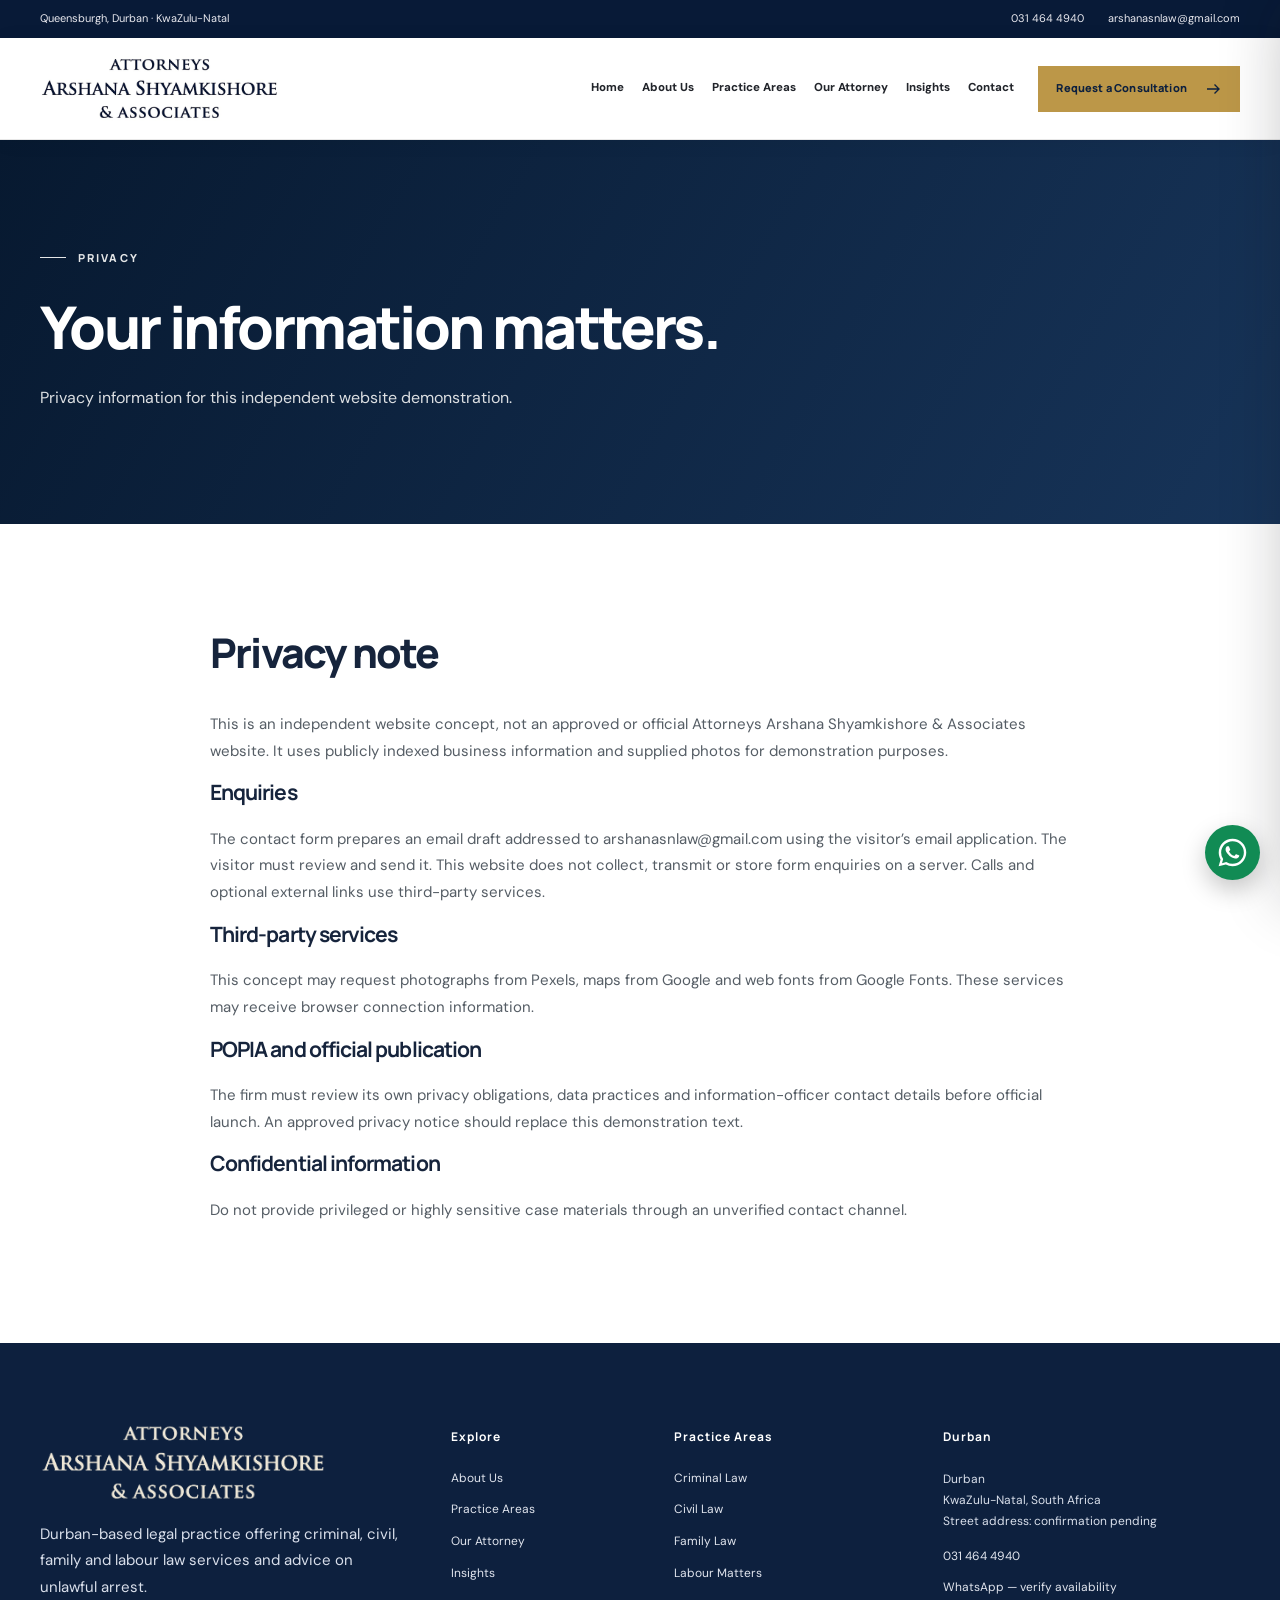
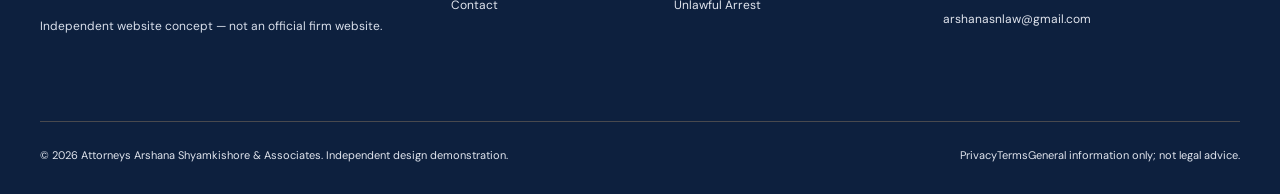
<file: privacy/index.html>
<!DOCTYPE html>

<html lang="en-ZA"><head><meta charset="utf-8"/><meta content="width=device-width,initial-scale=1" name="viewport"/><meta content="#0b2042" name="theme-color"/><title>Privacy Information | Arshana Shyamkishore &amp; Associates</title><link href="/assets/favicon.png" rel="icon" type="image/png"/><link href="https://images.pexels.com" rel="preconnect"/><link href="https://fonts.googleapis.com" rel="preconnect"/><link crossorigin="" href="https://fonts.gstatic.com" rel="preconnect"/><link href="/assets/site.css" rel="stylesheet"/><script defer="" src="/assets/site.js"></script><meta content="Privacy information for the Arshana Shyamkishore &amp; Associates independent website concept." name="description"/><meta content="noindex,follow,max-image-preview:large" name="robots"/><link href="https://arshana-shyamkishore-associates.vercel.app/privacy/" rel="canonical"/><meta content="website" property="og:type"/><meta content="en_ZA" property="og:locale"/><meta content="Arshana Shyamkishore &amp; Associates" property="og:site_name"/><meta content="Privacy Information | Arshana Shyamkishore &amp; Associates" property="og:title"/><meta content="Privacy information for the Arshana Shyamkishore &amp; Associates independent website concept." property="og:description"/><meta content="https://arshana-shyamkishore-associates.vercel.app/privacy/" property="og:url"/><meta content="https://arshana-shyamkishore-associates.vercel.app/assets/arshana-social-share.jpg" property="og:image"/><meta content="https://arshana-shyamkishore-associates.vercel.app/assets/arshana-social-share.jpg" property="og:image:secure_url"/><meta content="image/jpeg" property="og:image:type"/><meta content="1200" property="og:image:width"/><meta content="630" property="og:image:height"/><meta content="Arshana Shyamkishore and Associates wordmark alongside attorney Arshana Shyamkishore" property="og:image:alt"/><meta content="summary_large_image" name="twitter:card"/><meta content="Privacy Information | Arshana Shyamkishore &amp; Associates" name="twitter:title"/><meta content="Privacy information for the Arshana Shyamkishore &amp; Associates independent website concept." name="twitter:description"/><meta content="https://arshana-shyamkishore-associates.vercel.app/assets/arshana-social-share.jpg" name="twitter:image"/><script type="application/ld+json">{"@context": "https://schema.org", "@type": "LegalService", "name": "Attorneys Arshana Shyamkishore & Associates", "url": "https://arshana-shyamkishore-associates.vercel.app/privacy/", "email": "arshanasnlaw@gmail.com", "telephone": "+27314644940", "image": "https://arshana-shyamkishore-associates.vercel.app/assets/arshana-social-share.jpg", "areaServed": [{"@type": "AdministrativeArea", "name": "Durban, KwaZulu-Natal"}], "address": {"@type": "PostalAddress", "addressLocality": "Durban", "addressRegion": "KwaZulu-Natal", "addressCountry": "ZA"}, "sameAs": ["https://www.facebook.com/arshanasunshine/"], "hasOfferCatalog": {"@type": "OfferCatalog", "name": "Legal services", "itemListElement": [{"@type": "OfferCatalog", "name": "Criminal Defence"}, {"@type": "OfferCatalog", "name": "Family Law & Divorce"}, {"@type": "OfferCatalog", "name": "Civil & Commercial Litigation"}, {"@type": "OfferCatalog", "name": "Commercial Law & Contracts"}, {"@type": "OfferCatalog", "name": "Labour & Employment Law"}, {"@type": "OfferCatalog", "name": "Wills & Deceased Estates"}, {"@type": "OfferCatalog", "name": "Cyber Law & Online Harassment"}, {"@type": "OfferCatalog", "name": "Protection Orders & Harassment"}, {"@type": "OfferCatalog", "name": "Immigration Law"}, {"@type": "OfferCatalog", "name": "Correspondent & Agency Services"}]}}</script></head><body><a class="skip-link" href="#main">Skip to content</a><div class="topbar"><div class="container topbar-inner"><span class="topbar-address">Queensburgh, Durban · KwaZulu-Natal</span><div class="topbar-links"><a href="tel:+27314644940">031 464 4940</a><a href="mailto:arshanasnlaw@gmail.com">arshanasnlaw@gmail.com</a></div></div></div><header class="nav-shell"><div class="container nav-inner"><a aria-label="Arshana Shyamkishore &amp; Associates home" class="brand" href="/"><img alt="Arshana Shyamkishore &amp; Associates logo" height="150" src="/assets/logo-header.png" width="340"/></a><nav aria-label="Main navigation" class="nav-links"><a class="nav-link" href="/">Home</a><a class="nav-link" href="/about/">About Us</a><a class="nav-link" href="/practice-areas/">Practice Areas</a><a class="nav-link" href="/our-attorney/">Our Attorney</a><a class="nav-link" href="/insights/">Insights</a><a class="nav-link" href="/contact/">Contact</a></nav><a class="btn btn-gold nav-cta" href="/contact/">Request a Consultation <svg aria-hidden="true" fill="none" height="18" stroke="currentColor" stroke-width="1.8" viewbox="0 0 24 24" width="18" xmlns="http://www.w3.org/2000/svg"><path d="M4 12h16m-6-6 6 6-6 6"></path></svg></a><button aria-controls="mobile-panel" aria-expanded="false" aria-label="Open navigation" class="menu-open" data-mobile-open="" type="button">☰</button></div></header><div class="mobile-backdrop" id="mobile-backdrop"></div><nav aria-hidden="true" aria-label="Mobile navigation" class="mobile-panel" id="mobile-panel" inert=""><div class="mobile-head"><img alt="Arshana Shyamkishore &amp; Associates logo" height="150" src="/assets/logo-header.png" width="340"/><button aria-label="Close navigation" data-mobile-close="" type="button">×</button></div><div class="mobile-links"><a href="/">Home</a><a href="/about/">About Us</a><a href="/practice-areas/">Practice Areas</a><a href="/our-attorney/">Our Attorney</a><a href="/insights/">Insights</a><a href="/contact/">Contact</a></div><a class="btn btn-gold mobile-cta" href="/contact/">Contact the Firm <svg aria-hidden="true" fill="none" height="18" stroke="currentColor" stroke-width="1.8" viewbox="0 0 24 24" width="18" xmlns="http://www.w3.org/2000/svg"><path d="M4 12h16m-6-6 6 6-6 6"></path></svg></a></nav><main id="main"><section class="page-hero"><div class="container"><span class="eyebrow eyebrow-light">PRIVACY</span><h1>Your information matters.</h1><p>Privacy information for this independent website demonstration.</p></div></section><section class="section"><div class="container" style="max-width:860px"><h2>Privacy note</h2><p>This is an independent website concept, not an approved or official Attorneys Arshana Shyamkishore &amp; Associates website. It uses publicly indexed business information and supplied photos for demonstration purposes.</p><h3>Enquiries</h3><p>The contact form prepares an email draft addressed to arshanasnlaw@gmail.com using the visitor’s email application. The visitor must review and send it. This website does not collect, transmit or store form enquiries on a server. Calls and optional external links use third-party services.</p><h3>Third-party services</h3><p>This concept may request photographs from Pexels, maps from Google and web fonts from Google Fonts. These services may receive browser connection information.</p><h3>POPIA and official publication</h3><p>The firm must review its own privacy obligations, data practices and information-officer contact details before official launch. An approved privacy notice should replace this demonstration text.</p><h3>Confidential information</h3><p>Do not provide privileged or highly sensitive case materials through an unverified contact channel.</p></div></section></main><footer class="site-footer"><div class="container"><div class="footer-grid"><div><a aria-label="Arshana Shyamkishore &amp; Associates home" class="footer-logo" href="/"><img alt="Arshana Shyamkishore &amp; Associates logo" height="150" loading="eager" src="/assets/logo-footer-transparent.png" width="340"/></a><p>Durban-based legal practice offering criminal, civil, family and labour law services and advice on unlawful arrest.</p><p class="demo-note">Independent website concept — not an official firm website.</p></div><div><h3>Explore</h3><div class="footer-links"><a href="/about/">About Us</a><a href="/practice-areas/">Practice Areas</a><a href="/our-attorney/">Our Attorney</a><a href="/insights/">Insights</a><a href="/contact/">Contact</a></div></div><div><h3>Practice Areas</h3><div class="footer-links"><a href="/practice-areas/#criminal">Criminal Law</a><a href="/practice-areas/#civil">Civil Law</a><a href="/practice-areas/#family">Family Law</a><a href="/practice-areas/#labour">Labour Matters</a><a href="/practice-areas/#arrest">Unlawful Arrest</a></div></div><div class="footer-location"><h3>Durban</h3><address>Durban<br/>KwaZulu-Natal, South Africa<br/>Street address: confirmation pending</address><div class="footer-links" style="margin-top:15px"><a href="tel:+27314644940">031 464 4940</a><a href="https://wa.me/27630379298" rel="noopener noreferrer" target="_blank">WhatsApp — verify availability</a><a href="mailto:arshanasnlaw@gmail.com">arshanasnlaw@gmail.com</a></div></div></div><div class="footer-bottom"><span>© 2026 Attorneys Arshana Shyamkishore &amp; Associates. Independent design demonstration.</span><span class="footer-legal"><a href="/privacy/">Privacy</a><a href="/terms/">Terms</a><span>General information only; not legal advice.</span></span></div></div></footer><a aria-label="Open WhatsApp enquiry to the published contact number (WhatsApp availability unverified)" class="floating-whatsapp" href="https://wa.me/27630379298" rel="noopener noreferrer" target="_blank" title="Open WhatsApp enquiry — number not independently confirmed on WhatsApp"><svg aria-hidden="true" viewbox="0 0 32 32" xmlns="http://www.w3.org/2000/svg"><path d="M16 .8C7.61.8.8 7.59.8 15.98c0 2.69.7 5.31 2.03 7.62L.7 31.3l7.91-2.08a15.15 15.15 0 0 0 7.37 1.88h.01c8.38 0 15.2-6.82 15.2-15.2 0-4.06-1.58-7.88-4.46-10.76A15.07 15.07 0 0 0 16 .8Zm0 27.73a12.54 12.54 0 0 1-6.39-1.75l-.46-.27-4.7 1.23 1.25-4.58-.3-.47a12.5 12.5 0 0 1-1.93-6.7C3.47 9.08 9.08 3.47 16 3.47a12.45 12.45 0 0 1 8.87 3.68 12.48 12.48 0 0 1 3.67 8.86c0 6.91-5.62 12.52-12.54 12.52Zm6.88-9.38c-.38-.19-2.23-1.1-2.58-1.23-.34-.13-.59-.19-.84.19s-.96 1.23-1.18 1.49-.44.29-.82.1a10.32 10.32 0 0 1-3.04-1.88 11.39 11.39 0 0 1-2.1-2.61c-.22-.38-.02-.58.16-.77.17-.17.38-.44.57-.66s.25-.38.38-.63.06-.47-.03-.66c-.1-.19-.85-2.04-1.16-2.8-.3-.74-.61-.64-.84-.65l-.71-.01c-.25 0-.66.1-1.01.47-.34.38-1.32 1.29-1.32 3.13s1.35 3.62 1.53 3.87a14.37 14.37 0 0 0 5.51 4.89c1.03.45 1.84.72 2.48.93 1.04.33 1.98.29 2.72.18.83-.13 2.23-.91 2.55-1.79.31-.88.31-1.64.22-1.8-.09-.16-.34-.25-.72-.44Z" fill="currentColor"></path></svg><span aria-hidden="true" class="whatsapp-tooltip">WhatsApp Us</span></a><button aria-label="Back to top" class="scroll-top" title="Back to top" type="button">↑</button></body></html>
</file>
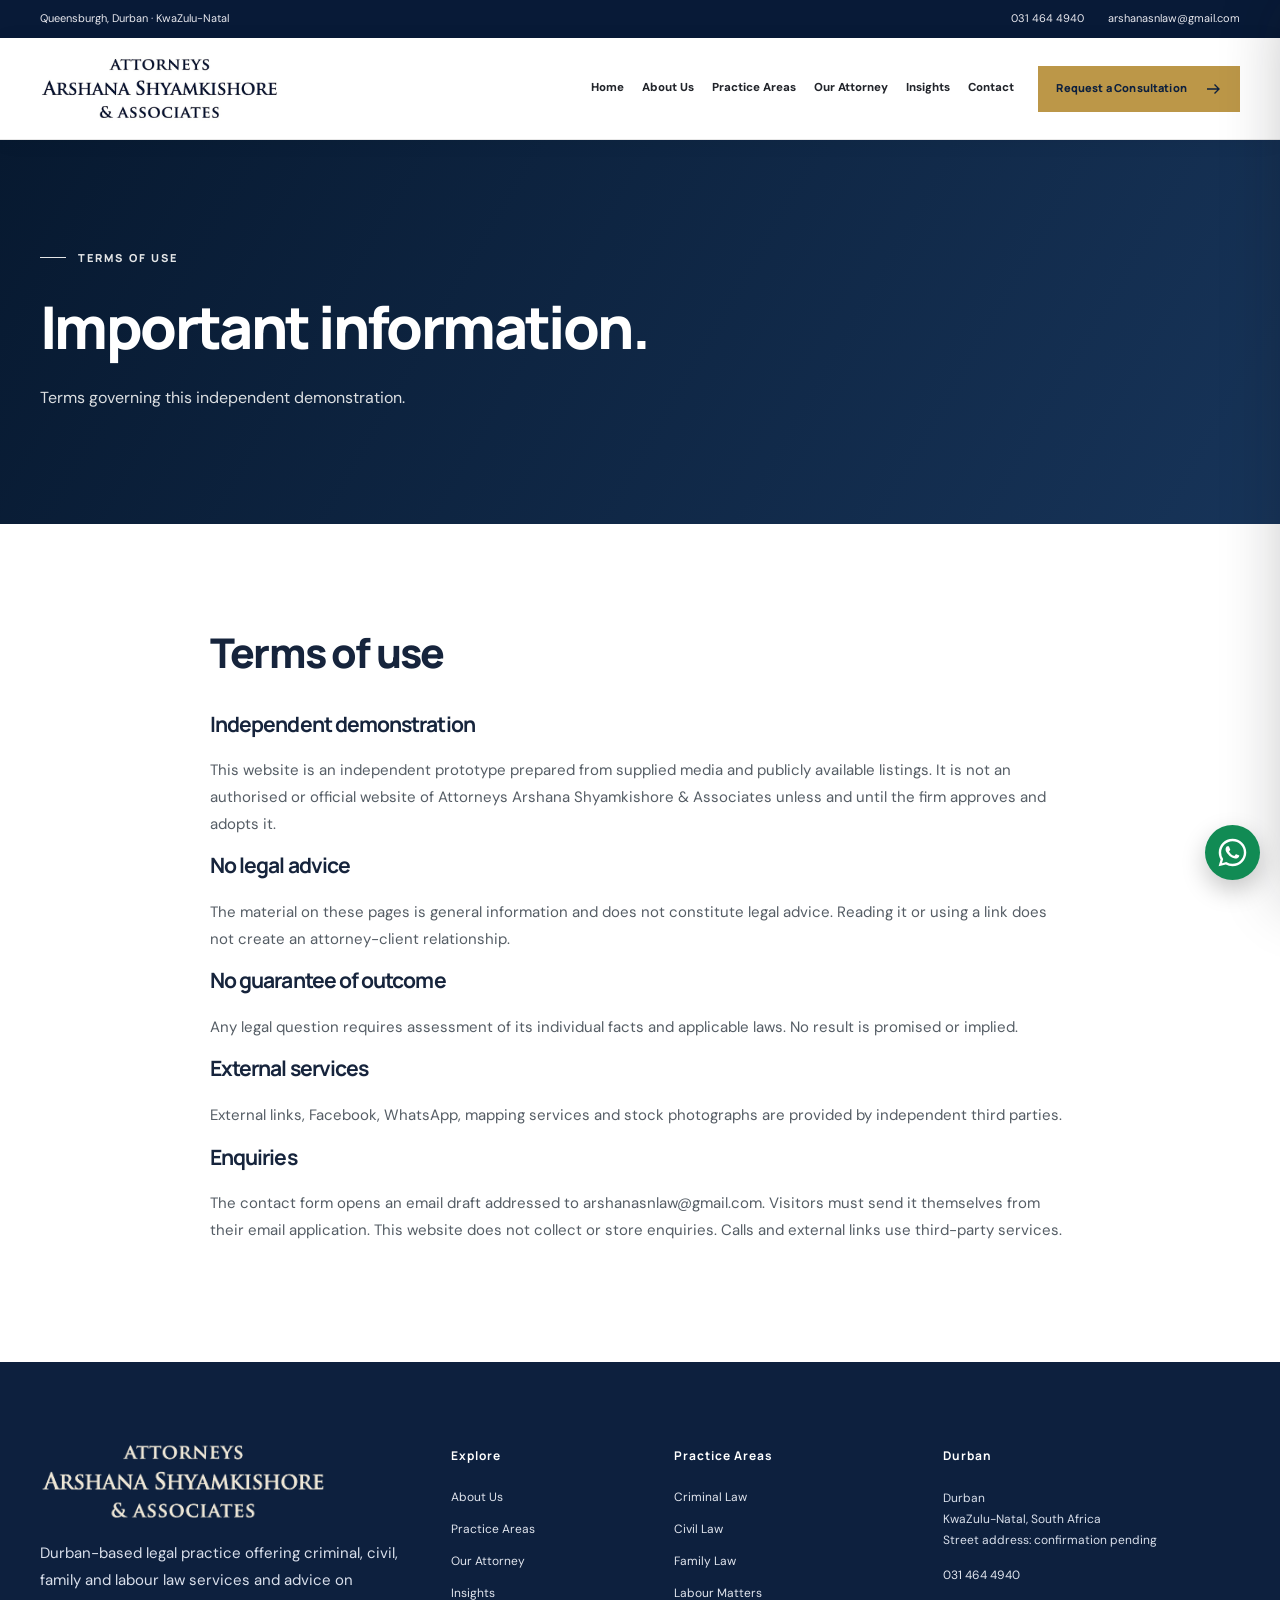
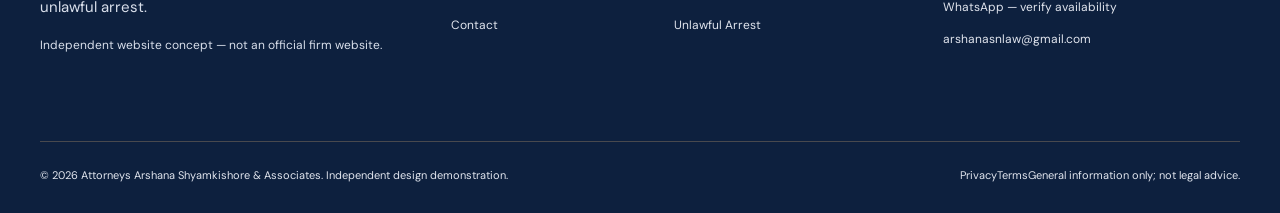
<file: terms/index.html>
<!DOCTYPE html>

<html lang="en-ZA"><head><meta charset="utf-8"/><meta content="width=device-width,initial-scale=1" name="viewport"/><meta content="#0b2042" name="theme-color"/><title>Terms of Use | Arshana Shyamkishore &amp; Associates</title><link href="/assets/favicon.png" rel="icon" type="image/png"/><link href="https://images.pexels.com" rel="preconnect"/><link href="https://fonts.googleapis.com" rel="preconnect"/><link crossorigin="" href="https://fonts.gstatic.com" rel="preconnect"/><link href="/assets/site.css" rel="stylesheet"/><script defer="" src="/assets/site.js"></script><meta content="Terms of use and legal information for the Arshana Shyamkishore &amp; Associates website concept." name="description"/><meta content="noindex,follow,max-image-preview:large" name="robots"/><link href="https://arshana-shyamkishore-associates.vercel.app/terms/" rel="canonical"/><meta content="website" property="og:type"/><meta content="en_ZA" property="og:locale"/><meta content="Arshana Shyamkishore &amp; Associates" property="og:site_name"/><meta content="Terms of Use | Arshana Shyamkishore &amp; Associates" property="og:title"/><meta content="Terms of use and legal information for the Arshana Shyamkishore &amp; Associates website concept." property="og:description"/><meta content="https://arshana-shyamkishore-associates.vercel.app/terms/" property="og:url"/><meta content="https://arshana-shyamkishore-associates.vercel.app/assets/arshana-social-share.jpg" property="og:image"/><meta content="https://arshana-shyamkishore-associates.vercel.app/assets/arshana-social-share.jpg" property="og:image:secure_url"/><meta content="image/jpeg" property="og:image:type"/><meta content="1200" property="og:image:width"/><meta content="630" property="og:image:height"/><meta content="Arshana Shyamkishore and Associates wordmark alongside attorney Arshana Shyamkishore" property="og:image:alt"/><meta content="summary_large_image" name="twitter:card"/><meta content="Terms of Use | Arshana Shyamkishore &amp; Associates" name="twitter:title"/><meta content="Terms of use and legal information for the Arshana Shyamkishore &amp; Associates website concept." name="twitter:description"/><meta content="https://arshana-shyamkishore-associates.vercel.app/assets/arshana-social-share.jpg" name="twitter:image"/><script type="application/ld+json">{"@context": "https://schema.org", "@type": "LegalService", "name": "Attorneys Arshana Shyamkishore & Associates", "url": "https://arshana-shyamkishore-associates.vercel.app/terms/", "email": "arshanasnlaw@gmail.com", "telephone": "+27314644940", "image": "https://arshana-shyamkishore-associates.vercel.app/assets/arshana-social-share.jpg", "areaServed": [{"@type": "AdministrativeArea", "name": "Durban, KwaZulu-Natal"}], "address": {"@type": "PostalAddress", "addressLocality": "Durban", "addressRegion": "KwaZulu-Natal", "addressCountry": "ZA"}, "sameAs": ["https://www.facebook.com/arshanasunshine/"], "hasOfferCatalog": {"@type": "OfferCatalog", "name": "Legal services", "itemListElement": [{"@type": "OfferCatalog", "name": "Criminal Defence"}, {"@type": "OfferCatalog", "name": "Family Law & Divorce"}, {"@type": "OfferCatalog", "name": "Civil & Commercial Litigation"}, {"@type": "OfferCatalog", "name": "Commercial Law & Contracts"}, {"@type": "OfferCatalog", "name": "Labour & Employment Law"}, {"@type": "OfferCatalog", "name": "Wills & Deceased Estates"}, {"@type": "OfferCatalog", "name": "Cyber Law & Online Harassment"}, {"@type": "OfferCatalog", "name": "Protection Orders & Harassment"}, {"@type": "OfferCatalog", "name": "Immigration Law"}, {"@type": "OfferCatalog", "name": "Correspondent & Agency Services"}]}}</script></head><body><a class="skip-link" href="#main">Skip to content</a><div class="topbar"><div class="container topbar-inner"><span class="topbar-address">Queensburgh, Durban · KwaZulu-Natal</span><div class="topbar-links"><a href="tel:+27314644940">031 464 4940</a><a href="mailto:arshanasnlaw@gmail.com">arshanasnlaw@gmail.com</a></div></div></div><header class="nav-shell"><div class="container nav-inner"><a aria-label="Arshana Shyamkishore &amp; Associates home" class="brand" href="/"><img alt="Arshana Shyamkishore &amp; Associates logo" height="150" src="/assets/logo-header.png" width="340"/></a><nav aria-label="Main navigation" class="nav-links"><a class="nav-link" href="/">Home</a><a class="nav-link" href="/about/">About Us</a><a class="nav-link" href="/practice-areas/">Practice Areas</a><a class="nav-link" href="/our-attorney/">Our Attorney</a><a class="nav-link" href="/insights/">Insights</a><a class="nav-link" href="/contact/">Contact</a></nav><a class="btn btn-gold nav-cta" href="/contact/">Request a Consultation <svg aria-hidden="true" fill="none" height="18" stroke="currentColor" stroke-width="1.8" viewbox="0 0 24 24" width="18" xmlns="http://www.w3.org/2000/svg"><path d="M4 12h16m-6-6 6 6-6 6"></path></svg></a><button aria-controls="mobile-panel" aria-expanded="false" aria-label="Open navigation" class="menu-open" data-mobile-open="" type="button">☰</button></div></header><div class="mobile-backdrop" id="mobile-backdrop"></div><nav aria-hidden="true" aria-label="Mobile navigation" class="mobile-panel" id="mobile-panel" inert=""><div class="mobile-head"><img alt="Arshana Shyamkishore &amp; Associates logo" height="150" src="/assets/logo-header.png" width="340"/><button aria-label="Close navigation" data-mobile-close="" type="button">×</button></div><div class="mobile-links"><a href="/">Home</a><a href="/about/">About Us</a><a href="/practice-areas/">Practice Areas</a><a href="/our-attorney/">Our Attorney</a><a href="/insights/">Insights</a><a href="/contact/">Contact</a></div><a class="btn btn-gold mobile-cta" href="/contact/">Contact the Firm <svg aria-hidden="true" fill="none" height="18" stroke="currentColor" stroke-width="1.8" viewbox="0 0 24 24" width="18" xmlns="http://www.w3.org/2000/svg"><path d="M4 12h16m-6-6 6 6-6 6"></path></svg></a></nav><main id="main"><section class="page-hero"><div class="container"><span class="eyebrow eyebrow-light">TERMS OF USE</span><h1>Important information.</h1><p>Terms governing this independent demonstration.</p></div></section><section class="section"><div class="container" style="max-width:860px"><h2>Terms of use</h2><h3>Independent demonstration</h3><p>This website is an independent prototype prepared from supplied media and publicly available listings. It is not an authorised or official website of Attorneys Arshana Shyamkishore &amp; Associates unless and until the firm approves and adopts it.</p><h3>No legal advice</h3><p>The material on these pages is general information and does not constitute legal advice. Reading it or using a link does not create an attorney-client relationship.</p><h3>No guarantee of outcome</h3><p>Any legal question requires assessment of its individual facts and applicable laws. No result is promised or implied.</p><h3>External services</h3><p>External links, Facebook, WhatsApp, mapping services and stock photographs are provided by independent third parties.</p><h3>Enquiries</h3><p>The contact form opens an email draft addressed to arshanasnlaw@gmail.com. Visitors must send it themselves from their email application. This website does not collect or store enquiries. Calls and external links use third-party services.</p></div></section></main><footer class="site-footer"><div class="container"><div class="footer-grid"><div><a aria-label="Arshana Shyamkishore &amp; Associates home" class="footer-logo" href="/"><img alt="Arshana Shyamkishore &amp; Associates logo" height="150" loading="eager" src="/assets/logo-footer-transparent.png" width="340"/></a><p>Durban-based legal practice offering criminal, civil, family and labour law services and advice on unlawful arrest.</p><p class="demo-note">Independent website concept — not an official firm website.</p></div><div><h3>Explore</h3><div class="footer-links"><a href="/about/">About Us</a><a href="/practice-areas/">Practice Areas</a><a href="/our-attorney/">Our Attorney</a><a href="/insights/">Insights</a><a href="/contact/">Contact</a></div></div><div><h3>Practice Areas</h3><div class="footer-links"><a href="/practice-areas/#criminal">Criminal Law</a><a href="/practice-areas/#civil">Civil Law</a><a href="/practice-areas/#family">Family Law</a><a href="/practice-areas/#labour">Labour Matters</a><a href="/practice-areas/#arrest">Unlawful Arrest</a></div></div><div class="footer-location"><h3>Durban</h3><address>Durban<br/>KwaZulu-Natal, South Africa<br/>Street address: confirmation pending</address><div class="footer-links" style="margin-top:15px"><a href="tel:+27314644940">031 464 4940</a><a href="https://wa.me/27630379298" rel="noopener noreferrer" target="_blank">WhatsApp — verify availability</a><a href="mailto:arshanasnlaw@gmail.com">arshanasnlaw@gmail.com</a></div></div></div><div class="footer-bottom"><span>© 2026 Attorneys Arshana Shyamkishore &amp; Associates. Independent design demonstration.</span><span class="footer-legal"><a href="/privacy/">Privacy</a><a href="/terms/">Terms</a><span>General information only; not legal advice.</span></span></div></div></footer><a aria-label="Open WhatsApp enquiry to the published contact number (WhatsApp availability unverified)" class="floating-whatsapp" href="https://wa.me/27630379298" rel="noopener noreferrer" target="_blank" title="Open WhatsApp enquiry — number not independently confirmed on WhatsApp"><svg aria-hidden="true" viewbox="0 0 32 32" xmlns="http://www.w3.org/2000/svg"><path d="M16 .8C7.61.8.8 7.59.8 15.98c0 2.69.7 5.31 2.03 7.62L.7 31.3l7.91-2.08a15.15 15.15 0 0 0 7.37 1.88h.01c8.38 0 15.2-6.82 15.2-15.2 0-4.06-1.58-7.88-4.46-10.76A15.07 15.07 0 0 0 16 .8Zm0 27.73a12.54 12.54 0 0 1-6.39-1.75l-.46-.27-4.7 1.23 1.25-4.58-.3-.47a12.5 12.5 0 0 1-1.93-6.7C3.47 9.08 9.08 3.47 16 3.47a12.45 12.45 0 0 1 8.87 3.68 12.48 12.48 0 0 1 3.67 8.86c0 6.91-5.62 12.52-12.54 12.52Zm6.88-9.38c-.38-.19-2.23-1.1-2.58-1.23-.34-.13-.59-.19-.84.19s-.96 1.23-1.18 1.49-.44.29-.82.1a10.32 10.32 0 0 1-3.04-1.88 11.39 11.39 0 0 1-2.1-2.61c-.22-.38-.02-.58.16-.77.17-.17.38-.44.57-.66s.25-.38.38-.63.06-.47-.03-.66c-.1-.19-.85-2.04-1.16-2.8-.3-.74-.61-.64-.84-.65l-.71-.01c-.25 0-.66.1-1.01.47-.34.38-1.32 1.29-1.32 3.13s1.35 3.62 1.53 3.87a14.37 14.37 0 0 0 5.51 4.89c1.03.45 1.84.72 2.48.93 1.04.33 1.98.29 2.72.18.83-.13 2.23-.91 2.55-1.79.31-.88.31-1.64.22-1.8-.09-.16-.34-.25-.72-.44Z" fill="currentColor"></path></svg><span aria-hidden="true" class="whatsapp-tooltip">WhatsApp Us</span></a><button aria-label="Back to top" class="scroll-top" title="Back to top" type="button">↑</button></body></html>
</file>
<file: assets/site.css>
@import url('https://fonts.googleapis.com/css2?family=DM+Sans:wght@400;500;600;700&family=Manrope:wght@400;500;600;700;800&display=swap');
:root{--navy:#181b20;--navy-deep:#101216;--navy-soft:#30343c;--gold:#505863;--gold-light:#e2e5e8;--red:#25282d;--ink:#171b21;--body:#58616d;--line:#e7e9ec;--cream:#f5f6f7;--white:#fff;--shadow:0 24px 65px rgba(10,13,18,.14)}
*,*::before,*::after{box-sizing:border-box}html{scroll-behavior:smooth;scroll-padding-top:110px}body{margin:0;background:#fff;color:var(--ink);font:400 15px/1.78 'DM Sans',Arial,sans-serif;-webkit-font-smoothing:antialiased}body.nav-open{overflow:hidden}img{max-width:100%;display:block}button,input,textarea,select{font:inherit}button{cursor:pointer}a{color:inherit;text-decoration:none}::selection{background:#e0e3e6;color:#1a1c20}:focus-visible{outline:3px solid #525862;outline-offset:4px}.container{width:min(100% - 72px,1200px);margin-inline:auto}.skip-link{position:absolute;top:-100px;left:10px;z-index:1000;color:#fff;background:var(--navy);padding:9px 17px}.skip-link:focus{top:8px}h1,h2,h3,h4,p{margin-top:0}h1,h2,h3{font-family:Manrope,Arial,sans-serif;letter-spacing:-.044em;line-height:1.2}h1{font-size:clamp(44px,5.1vw,74px);font-weight:800}h2{font-size:clamp(30px,3.2vw,48px);font-weight:800}h3{font-size:clamp(17px,1.65vw,23px)}p{color:var(--body)}.centered{text-align:center}.section{padding:104px 0}.cream{background:var(--cream)}.section-heading{margin-bottom:42px;max-width:770px}.section-heading.centered{margin-inline:auto}.section-heading h2{margin:15px 0 15px}.section-heading p{margin:0;font-size:16px;line-height:1.78}.eyebrow{display:inline-flex;align-items:center;gap:12px;color:var(--gold);font-size:11px;font-family:Manrope,Arial,sans-serif;font-weight:800;letter-spacing:2.1px;text-transform:uppercase;line-height:1.55}.eyebrow::before{content:"";width:26px;flex:0 0 26px;height:1px;background:currentColor}.eyebrow-light{color:var(--gold-light)}.accent-line{width:57px;height:3px;background:var(--gold);margin:24px 0}.btn{display:inline-flex;align-items:center;justify-content:center;gap:17px;padding:14px 23px;min-height:49px;font-size:12px;font-weight:800;letter-spacing:.015em;font-family:Manrope,Arial,sans-serif;line-height:1.3;text-align:center;border:1px solid transparent;transition:background .2s,transform .2s,border-color .2s;white-space:normal}.btn:hover{transform:translateY(-2px)}.btn svg{flex:none}.btn-gold{background:#20252c;border-color:#20252c;color:#fff}.btn-gold:hover{background:#171b20;border-color:#171b20;color:#fff}.btn-navy{color:#fff;background:var(--navy);border-color:var(--navy)}.btn-navy:hover{background:#343943}.btn-outline{border-color:#fff9;color:#fff;background:#ffffff08}.btn-outline:hover{background:#ffffff1d}.text-link{display:inline-flex;align-items:center;gap:13px;color:#22252b;font-size:12px;font-weight:800;font-family:Manrope,Arial,sans-serif;border-bottom:1px solid var(--gold);padding-bottom:6px}.text-link:hover{color:#20252c}.text-link svg{width:16px}.section-action{margin-top:38px}
/* Reference site navigation: restrained utility bar, white main navigation */
.topbar{background:#101215;color:#e0e2ea;font-size:11px}.topbar-inner{min-height:38px;display:flex;justify-content:space-between;align-items:center;gap:18px}.topbar-address,.topbar-links,.topbar-links a{display:inline-flex;align-items:center;gap:7px}.topbar svg{height:15px;width:15px;color:#c8ccd1}.topbar-links{gap:24px}.topbar-links a:hover{color:#c8ccd1}.nav-shell{position:sticky;top:0;background:#fff;z-index:80;box-shadow:0 2px 20px #181b200e}.nav-inner{min-height:101px;display:flex;align-items:center;gap:24px}.brand{display:flex;align-items:center;flex:0 0 260px;width:260px}.brand img{width:260px;height:auto;max-height:80px;object-fit:contain}.nav-links{display:flex;gap:18px;margin-left:auto;align-items:center}.nav-link{font-size:11.5px;font-weight:800;color:#22252b;white-space:nowrap;position:relative;padding:12px 0}.nav-link::after{content:"";position:absolute;bottom:6px;left:0;right:100%;height:2px;background:var(--gold);transition:right .2s}.nav-link.active::after,.nav-link:hover::after{right:0}.nav-link.active{color:#20252c}.nav-cta{padding:13px 17px;min-height:44px;white-space:nowrap;font-size:11px}.menu-open{display:none;background:transparent;border:1px solid #e3e3e3;color:var(--navy);width:44px;height:44px;align-items:center;justify-content:center;margin-left:auto}.mobile-backdrop{position:fixed;inset:0;background:#101215b3;z-index:85;visibility:hidden;opacity:0;transition:opacity .2s,visibility .2s}.mobile-backdrop.visible{opacity:1;visibility:visible}.mobile-panel{position:fixed;right:0;top:0;bottom:0;z-index:90;display:block;width:min(89vw,380px);padding:24px;background:white;overflow-y:auto;transform:translateX(105%);box-shadow:-15px 0 60px #1012153d;transition:transform .23s}.mobile-panel.open{transform:translateX(0)}.mobile-head{display:flex;align-items:center;justify-content:space-between;gap:12px;padding-bottom:25px;border-bottom:1px solid var(--line)}.mobile-head img{width:175px;height:auto}.mobile-head button{background:#eff0f2;border:0;color:var(--navy);font-size:26px;line-height:1;width:39px;height:39px}.mobile-links{display:flex;flex-direction:column;margin:14px 0 27px}.mobile-links a{padding:13px 3px;border-bottom:1px solid #efeee9;font-size:14px;font-weight:700}.mobile-cta{width:100%}
/* Full-bleed image, overlaid text: matches original Were reference hero */
.hero{min-height:665px;background:#111318;color:#fff;position:relative;isolation:isolate;display:flex;align-items:center;overflow:hidden}.hero::before{content:"";position:absolute;z-index:-2;inset:0;background-image:linear-gradient(90deg,rgba(5,14,32,.98) 0%,rgba(6,16,36,.94) 31%,rgba(7,19,41,.79) 57%,rgba(5,14,31,.15) 100%),var(--hero-image);background-position:center;background-size:cover}.hero::after{content:"";position:absolute;z-index:-1;inset:0;background:linear-gradient(0deg,rgba(4,12,30,.39),transparent 24%)}.hero-inner{width:min(100% - 72px,1200px);padding:88px 0 119px}.hero-copy{max-width:725px}.hero h1{color:#fff;margin:24px 0 27px;line-height:1.15}.hero h1 em{color:var(--gold-light);font-style:normal}.hero-copy p{color:#d8dade;max-width:570px;font-size:16px;line-height:1.85}.hero-actions{display:flex;gap:14px;flex-wrap:wrap;margin-top:34px}.hero-bottom{position:absolute;left:0;right:0;bottom:0;color:#e8eaf0;border-top:1px solid #fff3}.hero-bottom-inner{min-height:60px;display:flex;align-items:center;justify-content:space-between;gap:20px}.hero-notes{display:flex;align-items:center;gap:28px;font-size:11px}.hero-notes span{display:flex;align-items:center;gap:9px}.hero-notes span::before{content:"";height:6px;width:6px;background:var(--gold-light);border-radius:50%}.scroll-cue{font-weight:700;letter-spacing:1.4px;font-size:10px;white-space:nowrap}
/* Reference intro portrait treatment */
.intro-grid{display:grid;grid-template-columns:minmax(0,1fr) minmax(0,1fr);gap:90px;align-items:center}.intro-picture{position:relative;min-width:0}.intro-picture>img{width:100%;height:auto;aspect-ratio:1/1;object-fit:cover;object-position:center 18%;box-shadow:var(--shadow)}.intro-picture::before{content:"";position:absolute;border-top:9px solid #e9ebed;border-left:9px solid #e9ebed;left:-25px;top:-24px;height:105px;width:105px;pointer-events:none;z-index:1}.picture-stamp{position:absolute;right:-22px;bottom:-22px;background:var(--navy);padding:23px 27px;color:white;box-shadow:var(--shadow);display:flex;flex-direction:column;line-height:1.3;min-width:164px}.picture-stamp small{font-size:10px;color:var(--gold-light);letter-spacing:2px;font-weight:700}.picture-stamp strong{font:800 30px Manrope,Arial,sans-serif;margin:5px 0}.picture-stamp span{font-size:10px;color:#e5e6e7}.intro-copy h2{margin:18px 0 0}.intro-copy h3{color:var(--navy);margin-bottom:14px}.intro-copy p{line-height:1.85;margin-bottom:16px}.intro-copy blockquote{font:600 16px/1.7 Manrope,Arial,sans-serif;border-left:3px solid var(--gold);padding:12px 0 12px 23px;margin:25px 0;color:#222832}
/* Image-led practice cards: no image stretching */
.practice-grid{display:grid;grid-template-columns:repeat(3,minmax(0,1fr));gap:23px}.practice-card{height:340px;min-width:0;overflow:hidden;position:relative;background:#23262b;display:block;color:#fff}.practice-card>img{position:absolute;inset:0;width:100%;height:100%;object-fit:cover;object-position:center;transition:transform .35s ease}.practice-card:hover>img{transform:scale(1.055)}.practice-shade{position:absolute;inset:0;background:linear-gradient(180deg,#1012150a 15%,#101215d5 70%,#101215ee 100%)}.practice-card-text{position:absolute;bottom:0;left:0;right:0;padding:27px 27px 25px}.card-number{font-size:10px;letter-spacing:2.2px;color:var(--gold-light);font-weight:700}.practice-card h3{font-size:19px;color:white;margin:9px 0 7px}.practice-card p{font-size:12px;line-height:1.5;color:#e3e8f0;max-width:285px;margin-bottom:0}.card-arrow{position:absolute;bottom:27px;right:24px}.card-arrow svg{width:19px;height:19px;color:#c8ccd1}
.purpose-grid{display:grid;grid-template-columns:1fr 1.08fr;gap:95px;align-items:start}.purpose-grid h2{margin:18px 0 23px}.purpose-grid>div>p{font-size:16px;max-width:440px}.value-grid{display:grid;grid-template-columns:1fr 1fr;gap:32px 40px}.value-grid>div{border-top:1px solid var(--line);padding-top:16px}.value-grid span,.three-values span{font-size:12px;color:var(--gold);font-weight:800;letter-spacing:2px}.value-grid h3{margin:10px 0 8px;font-size:17px}.value-grid p{font-size:13px;line-height:1.7}.two-column{display:grid;grid-template-columns:minmax(0,1fr) minmax(0,1fr);gap:80px;align-items:center}.two-column>div{min-width:0}.two-column h2{margin:17px 0 23px}.two-column p{font-size:15px;line-height:1.9}.two-column .btn{margin-top:15px}.section-navy{background:var(--navy);color:#fff}.section-navy h2{color:#fff}.section-navy p{color:#d4dce9}.decorative-photo,.picture-frame{width:100%;overflow:hidden}.decorative-photo img{width:100%;height:auto;aspect-ratio:6/4;object-fit:cover}.picture-frame img{width:100%;height:auto;aspect-ratio:1.19/1;object-fit:cover}.insight-grid{display:grid;grid-template-columns:repeat(3,minmax(0,1fr));gap:25px}.insight-card{min-width:0;border:1px solid #e7e5e0;background:white;padding:26px}.insight-image{display:block;overflow:hidden;background:#e4e4e0}.insight-image img{width:100%;height:auto;aspect-ratio:4/3;object-fit:cover;object-position:center;transition:transform .3s}.insight-image:hover img{transform:scale(1.04)}.insight-copy{padding-top:17px}.overline{font-family:Manrope,Arial,sans-serif;font-size:10px;letter-spacing:1.8px;color:#20252c;font-weight:800}.insight-copy h3{font-size:20px;margin:23px 0 12px;line-height:1.35}.insight-copy h3 a:hover{color:#171b20}.insight-copy p{font-size:13px;line-height:1.8;min-height:53px}.insight-copy .text-link{margin-top:9px}
/* Inner pages */
.page-hero{background:radial-gradient(circle at 83% 32%,#31353b 0%,transparent 42%),linear-gradient(120deg,#181b20,#222830);color:white;padding:100px 0 95px}.page-hero h1{max-width:830px;font-size:clamp(40px,4.6vw,64px);margin:25px 0 22px}.page-hero p{color:#cdd5e3;max-width:630px;font-size:16px}.three-values{display:grid;grid-template-columns:repeat(3,minmax(0,1fr));gap:24px}.three-values article{background:#fff;padding:32px;min-width:0;border:1px solid var(--line)}.three-values h3{margin:15px 0 10px}.three-values p{font-size:13px}.reverse{direction:rtl}.reverse>*{direction:ltr}.jump-chips{display:flex;gap:12px;flex-wrap:wrap;justify-content:center;margin-top:35px}.jump-chips a{border:1px solid #DED6DA;color:#242b34;font-size:12px;font-weight:700;padding:8px 13px}.jump-chips a:hover{background:var(--navy);color:white}.practice-detail{padding:85px 0;scroll-margin-top:115px}.detail-grid{display:grid;grid-template-columns:minmax(0,1fr) minmax(0,1fr);align-items:center;gap:80px}.detail-grid.reverse{direction:rtl}.detail-grid.reverse>*{direction:ltr}.detail-photo img{width:100%;height:auto;aspect-ratio:5/4;object-fit:cover;object-position:center}.detail-copy h2{margin:16px 0 15px}.detail-copy h3{font-size:18px;font-weight:700;letter-spacing:-.018em;margin-bottom:16px;color:#343b44}.detail-copy>p{line-height:1.8}.detail-topics{font-size:12px;font-weight:700;color:#3a3c40;border-left:3px solid var(--gold);padding-left:17px;margin:25px 0!important}.profile-layout{display:grid;grid-template-columns:.9fr 1.1fr;gap:88px;align-items:center}.profile-photo{position:relative}.profile-photo>img{width:100%;height:auto;aspect-ratio:1/1;object-fit:cover;box-shadow:var(--shadow)}.profile-body h2{margin:18px 0 6px}.profile-role{font-weight:800;font-size:11px;letter-spacing:1.4px;color:#20252c}.profile-body p{line-height:1.85}.team-grid{display:grid;grid-template-columns:repeat(3,minmax(0,1fr));gap:24px}.team-grid article{text-align:center;background:#fff;border:1px solid var(--line);padding:35px 22px}.initials{margin:0 auto 19px;border-radius:50%;width:79px;height:79px;background:#e4edf8;color:#20262f;display:grid;place-items:center;font:800 24px Manrope,Arial,sans-serif}.team-grid article:nth-child(2) .initials{background:#F9E5EA;color:#20252c}.team-grid article:nth-child(3) .initials{background:#f6e1e5;color:#2f3237}.team-grid h3{margin:0;font-size:18px}.team-grid span{font-size:11px;text-transform:uppercase;letter-spacing:1.4px;color:#50535a}.guide-article{padding:42px 46px;background:#fff;margin:0 auto 25px;scroll-margin-top:120px;max-width:900px}.guide-article h2{font-size:30px;margin:13px 0 24px}.guide-article p{line-height:1.9}.contact-grid{display:grid;grid-template-columns:.85fr 1.15fr;gap:75px;align-items:start}.contact-copy h2{margin:17px 0 19px}.contact-copy p{margin-bottom:30px}.contact-line{display:flex;gap:16px;border-top:1px solid var(--line);padding:18px 0;align-items:flex-start}.contact-line>svg{color:#20252c;flex:none;margin-top:5px}.contact-line>div{display:flex;flex-direction:column;gap:4px;min-width:0}.contact-line strong{font-size:12px;text-transform:uppercase;letter-spacing:.8px}.contact-line a,.contact-line span{font-size:14px;overflow-wrap:anywhere}.contact-line a:hover{color:#20252c}.contact-form-shell{background:var(--cream);border:1px solid #dfe9e5;padding:35px}.contact-form-shell h3{font-size:26px;margin-bottom:6px}.contact-form-shell>p{font-size:13px}.contact-form-shell form{margin-top:22px}.contact-form-shell label{display:flex;flex-direction:column;font-size:12px;font-weight:700;gap:6px;margin-bottom:16px}.contact-form-shell input,.contact-form-shell select,.contact-form-shell textarea{border:1px solid #dcdedb;background:white;min-width:0;width:100%;padding:12px 13px;outline:none;border-radius:0;color:var(--ink)}.contact-form-shell textarea{resize:vertical}.contact-form-shell input:focus,.contact-form-shell textarea:focus,.contact-form-shell select:focus{border-color:var(--gold);box-shadow:0 0 0 2px #20252c22}.form-grid{display:grid;grid-template-columns:repeat(2,minmax(0,1fr));gap:15px}.honeypot{position:absolute;width:1px;height:1px;overflow:hidden;opacity:0;pointer-events:none}.contact-form-shell #form-status{font-size:12px;margin-top:14px;color:#555b65}.office-grid{display:grid;grid-template-columns:repeat(2,minmax(0,1fr));gap:25px}.office-card{background:#fff;border:1px solid var(--line);padding:36px;min-width:0}.office-card h3{margin:17px 0}.office-card p{display:flex;align-items:flex-start;gap:10px;font-size:14px;min-height:75px}.office-card p svg{flex:0 0 18px;margin-top:4px}.legal-copy{max-width:850px}.legal-copy h2{margin-bottom:28px}.legal-copy h3{margin-top:30px}.legal-copy a{color:#20252c;text-decoration:underline}
/* Footer and the lone circular floating contact control */
.closing{background:#101216;color:white;padding:65px 0}.closing-inner{display:flex;gap:30px;align-items:center;justify-content:space-between}.closing h2{font-size:clamp(28px,3vw,40px);margin:15px 0 10px;color:white}.closing p{color:#ccd4e3;margin:0}.closing .btn{flex:none}.site-footer{background:#222a31;color:#d1d7e1;padding:80px 0 0}.footer-grid{display:grid;grid-template-columns:1.4fr .67fr .85fr 1.15fr;gap:50px;padding-bottom:72px}.footer-logo{max-width:300px;display:block;margin-bottom:19px;background:transparent!important;border:none!important;padding:0!important}.footer-logo img{width:100%;height:auto;object-fit:contain;background:transparent}.footer-about p{font-size:13px;color:#b5bdcc;max-width:280px}.site-footer h3{font:700 12px Manrope,Arial,sans-serif;letter-spacing:1px;color:white;margin:5px 0 24px}.footer-links{display:flex;flex-direction:column;gap:12px}.footer-links a{color:#b8c0d0;font-size:12px;line-height:1.65}.footer-links a:hover,.footer-bottom a:hover{color:var(--gold-light)}.site-footer address{font-style:normal;font-size:12px;color:#b8c0d0;line-height:1.75}.site-footer address strong{color:#fff}.footer-contact{margin-top:20px}.footer-bottom{padding:24px 0 28px;display:flex;justify-content:space-between;align-items:center;gap:20px;border-top:1px solid #ffffff27;color:#929bab;font-size:11px}.footer-bottom>div{display:flex;align-items:center;gap:17px;flex-wrap:wrap}.floating-contact{position:fixed;right:23px;bottom:23px;z-index:60;display:grid;place-items:center;background:#118b54;color:#fff;border-radius:50%;width:50px;height:50px;box-shadow:0 10px 25px #0003;transition:transform .2s}.floating-contact:hover{transform:translateY(-4px)}.floating-contact svg{width:26px;height:26px}.whatsapp-tooltip{position:absolute;right:69px;white-space:nowrap;border-radius:5px;background:#232a31;color:white;padding:8px 10px;font-size:11px;font-weight:700;opacity:0;visibility:hidden;transition:opacity .2s;pointer-events:none}.floating-contact:hover .whatsapp-tooltip,.floating-contact:focus-visible .whatsapp-tooltip{opacity:1;visibility:visible}.scroll-top{position:fixed;right:27px;bottom:84px;z-index:55;border:1px solid #ECE3E6;background:#fff;color:var(--navy);width:40px;height:40px;display:none;place-items:center;box-shadow:0 6px 25px #0002}.scroll-top.show{display:grid}
@media(max-width:1200px){.nav-inner{gap:15px}.brand,.brand img{width:220px;flex-basis:220px}.nav-links{gap:13px}.nav-cta{padding:12px}.intro-grid{gap:55px}.footer-grid{gap:29px}}
@media(max-width:1050px){.nav-links,.nav-cta{display:none}.menu-open{display:flex}.nav-inner{min-height:76px}.brand,.brand img{width:228px;flex-basis:228px}.footer-grid{grid-template-columns:1.2fr 1fr 1fr;gap:35px}.footer-grid>div:last-child{grid-column:1/-1;display:grid;grid-template-columns:1fr 1fr;gap:15px}.footer-grid>div:last-child h3{grid-column:1/-1;margin-bottom:0}.footer-contact{margin:0}.intro-grid,.two-column,.detail-grid{gap:45px}.contact-grid{gap:35px}}
@media(max-width:850px){.container{width:min(100% - 46px,1200px)}.section{padding:78px 0}.hero-inner{width:min(100% - 46px,1200px);padding:84px 0 105px}.hero{min-height:610px}.hero-bottom-inner{min-height:65px}.scroll-cue{display:none}.hero-notes{flex-wrap:wrap;gap:6px 20px}.intro-grid,.two-column,.purpose-grid,.profile-layout,.contact-grid{grid-template-columns:1fr;gap:45px}.intro-picture{max-width:510px}.intro-picture>img{max-height:540px}.purpose-grid{gap:25px}.practice-grid{grid-template-columns:repeat(2,minmax(0,1fr))}.insight-grid{grid-template-columns:repeat(2,minmax(0,1fr))}.insight-card:last-child{grid-column:1/-1;max-width:470px;margin-inline:auto}.detail-grid{grid-template-columns:1fr;gap:30px}.detail-grid.reverse{direction:ltr}.detail-photo img{max-height:420px}.profile-photo{max-width:500px}.reverse{direction:ltr}.three-values{grid-template-columns:1fr 1fr}.office-grid{grid-template-columns:1fr}.office-card p{min-height:0}.page-hero{padding:80px 0}.closing-inner{align-items:flex-start;flex-direction:column}.footer-grid{grid-template-columns:1fr 1fr}.footer-grid>div:last-child{grid-column:auto;display:block}.footer-grid>div:last-child h3{margin-bottom:20px}.footer-contact{margin-top:19px}}
@media(max-width:600px){.container{width:min(100% - 36px,1200px)}h1{font-size:clamp(38px,10vw,53px)}h2{font-size:clamp(28px,7vw,39px)}.topbar{display:none}.nav-inner{min-height:70px}.brand,.brand img{width:205px;flex-basis:205px}.hero{min-height:610px}.hero::before{background-image:linear-gradient(90deg,rgba(5,14,32,.96),rgba(6,16,36,.89) 48%,rgba(7,19,41,.58)),var(--hero-image);background-position:60% center}.hero-inner{width:min(100% - 36px,1200px);padding:66px 0 160px}.hero h1{margin:18px 0 19px}.hero-copy p{font-size:14px;line-height:1.8}.hero-actions{gap:11px}.hero-actions .btn{font-size:11px;width:100%;max-width:300px}.hero-notes{font-size:10px;gap:9px 14px}.hero-bottom-inner{min-height:87px}.intro-grid{gap:48px}.intro-picture::before{left:-12px;top:-14px;height:70px;width:70px;border-width:6px}.picture-stamp{right:0;bottom:-21px;padding:15px 20px;min-width:130px}.picture-stamp strong{font-size:25px}.section{padding:68px 0}.section-heading{margin-bottom:30px}.practice-grid,.insight-grid,.three-values,.team-grid{grid-template-columns:1fr;gap:15px}.practice-card{height:315px}.insight-card{padding:19px}.insight-card:last-child{max-width:none;grid-column:auto}.insight-image img{aspect-ratio:4/3}.insight-copy h3{font-size:19px;margin-top:16px}.insight-copy p{min-height:0}.value-grid{gap:20px}.detail-grid{gap:23px}.practice-detail{padding:65px 0}.detail-photo img{aspect-ratio:1.15/1}.page-hero{padding:70px 0}.page-hero h1{font-size:clamp(36px,9vw,52px)}.profile-photo{max-width:100%}.form-grid{grid-template-columns:1fr;gap:0}.contact-form-shell{padding:22px}.guide-article{padding:26px 22px}.guide-article h2{font-size:25px}.closing{padding:54px 0}.footer-grid{grid-template-columns:1fr 1fr;gap:30px 22px;padding-bottom:40px}.footer-about{grid-column:1/-1}.footer-grid>div:last-child{grid-column:1/-1}.footer-bottom{flex-direction:column;align-items:start}.floating-contact{width:60px;height:60px;right:15px;bottom:15px}.floating-contact svg{width:31px;height:31px}.scroll-top{right:23px;bottom:88px}.whatsapp-tooltip{display:none}}
@media(max-width:390px){.brand,.brand img{width:183px;flex-basis:183px}.container{width:min(100% - 30px,1200px)}.hero-actions .btn{max-width:none}.value-grid{grid-template-columns:1fr}.nav-inner{gap:10px}.footer-grid{grid-template-columns:1fr}.footer-about,.footer-grid>div:last-child{grid-column:auto}.practice-card{height:296px}}
@media(prefers-reduced-motion:reduce){html{scroll-behavior:auto}*,*::before,*::after{transition-duration:0s!important;animation-duration:0s!important}}

/* Macharia Waithaka: logo-derived turquoise, burgundy and antique-gold accents */
:root{--navy:#181b20;--navy-deep:#242a2c;--navy-soft:#3e454b;--gold:#5b6067;--gold-light:#d9dde0;--red:#4b4e55;--ink:#2d3438;--cream:#f5f8f6}
.btn-gold{background:#6c737b;border-color:#6c737b;color:#fff}.btn-gold:hover{background:#717780;border-color:#717780}
.nav-link.active,.text-link{color:#474e54}.nav-link::after,.accent-line,.hero-notes span::before{background:#a9aeb4}
.hero em{color:#e9ebee}.eyebrow{color:#5b6067}.eyebrow-light{color:#e0e4e8}
.intro-picture::before{border-color:#c9dcd5}.picture-stamp{background:#282f33}
.nav-shell{border-bottom:1px solid #d8e5dd}.site-footer{background:#20292e}.footer-bottom{border-color:#51575d}
.footer-logo img{max-height:130px;object-fit:contain;object-position:left}
.floating-whatsapp{position:fixed;right:23px;bottom:23px;z-index:60;width:50px;height:50px;background:#118b54;border-radius:50%;display:grid;place-items:center;box-shadow:0 10px 25px rgba(0,0,0,.20);transition:transform .2s ease;color:#fff}
.floating-whatsapp:hover{transform:translateY(-4px)}.floating-whatsapp svg{width:26px;height:26px;color:#fff}
.floating-whatsapp .whatsapp-tooltip{right:74px;white-space:nowrap}
@media(max-width:600px){.floating-whatsapp{width:60px;height:60px;right:15px;bottom:15px}.floating-whatsapp svg{width:33px;height:33px}.scroll-top{bottom:90px}}
/* Keep images proportional: never distort the portraits or photographic cards */
.intro-picture>img,.profile-photo>img,.detail-photo img,.insight-image img,.decorative-photo img,.picture-frame img{width:100%;height:auto;object-fit:cover}
.practice-card>img{width:100%;height:100%;object-fit:cover}
.brand{flex-basis:285px;width:285px}.brand img{max-width:285px;width:100%;max-height:78px;object-fit:contain;object-position:left}
.mobile-head img{width:235px;max-height:90px;object-fit:contain}
@media(max-width:1180px){.brand{flex-basis:235px;width:235px}.brand img{max-width:235px}}
@media(max-width:950px){.brand{flex-basis:260px;width:260px}.brand img{max-width:260px}}
@media(max-width:420px){.brand{flex-basis:210px;width:210px}.brand img{max-width:210px}.hero-notes span:nth-child(n+2){display:none}}
@media(prefers-reduced-motion:reduce){.floating-whatsapp{transition:none}}

/* Layout-specific components and phone/tablet safeguards */
.values-grid{display:grid;grid-template-columns:repeat(2,minmax(0,1fr));gap:24px}
.values-grid>div{border-top:1px solid #d7e5df;padding:25px 0 5px;min-width:0}
.values-grid strong{display:block;font:800 13px Manrope,Arial,sans-serif;color:#b8bcc0;margin-bottom:9px}
.values-grid h3{font-size:19px;margin:0 0 10px}.values-grid p{font-size:14px}
.service-pills{display:grid;grid-template-columns:repeat(2,minmax(0,1fr));gap:14px}
.service-pills a{display:flex;align-items:center;justify-content:space-between;gap:14px;border:1px solid #d5e7df;background:#fff;padding:19px 22px;font-size:14px;font-weight:700;color:#2c3036;transition:border-color .2s}
.service-pills a:hover{border-color:#5b6067}.service-pills svg{flex-shrink:0;color:#5b6067}
.contact-layout{display:grid;grid-template-columns:minmax(0,1fr) minmax(0,1fr);gap:74px;align-items:start}
.contact-copy h2{margin:16px 0 18px}.contact-copy>p{max-width:495px}
.contact-details{display:grid;gap:19px;margin:32px 0}.contact-details>div{border-bottom:1px solid #e1e8e4;padding-bottom:17px;display:grid;gap:6px}
.contact-details strong{display:block;color:#2c3036;font-size:12px;letter-spacing:.4px}
.contact-details a{font-size:17px;font-weight:700;color:#5b6067;overflow-wrap:anywhere}
.contact-details span{color:#5c6473;overflow-wrap:anywhere}
.form-note{font-size:12px;margin-top:14px}
@media(max-width:950px){.contact-layout{grid-template-columns:1fr;gap:45px}}
@media(max-width:760px){.values-grid,.service-pills{grid-template-columns:1fr}.contact-form-shell{padding:25px 20px}}
@media(max-width:600px){.contact-copy h2{font-size:clamp(27px,8vw,40px)}.values-grid{gap:12px}.service-pills a{font-size:13px;padding:16px}.contact-details a{font-size:16px}}

/* Uploaded clearer portraits (2026-10-12). Use natural aspect-ratio scaling and crop, never distort. */
.intro-picture>img{object-fit:cover;object-position:center 24%;}
.profile-photo>img{object-fit:cover;object-position:center 39%;}

/* J Motseo Inc. monochrome brand refinements */
.topbar{background:#111318}.topbar svg{color:#c5c9cd}
.btn-gold{background:#16191e;border-color:#16191e;color:#fff}.btn-gold:hover{background:#3b424b;border-color:#3b424b}
.hero .btn-gold{background:#f4f5f6;color:#111317;border-color:#f4f5f6}.hero .btn-gold:hover{background:#d7dbdf;border-color:#d7dbdf}
.hero::before{background-image:linear-gradient(90deg,rgba(9,11,15,.97) 0%,rgba(9,11,15,.93) 32%,rgba(9,11,15,.67) 58%,rgba(9,11,15,.14) 100%),var(--hero-image)}
.nav-shell{box-shadow:0 2px 20px rgba(20,20,20,.05)}
.brand{flex-basis:222px;width:222px}.brand img{width:222px;max-height:85px}
.footer-logo img{max-width:250px;width:100%;height:auto;object-fit:contain}
.intro-picture>img,.decorative-photo img,.detail-photo img,.insight-image img,.profile-photo img{display:block;max-width:100%;width:100%;height:100%;object-fit:cover;object-position:center;}
.intro-picture>img{aspect-ratio:1/1;object-position:center 17%}
.detail-photo,.decorative-photo,.profile-photo{overflow:hidden}
.detail-photo img{aspect-ratio:1 / .9}
.profile-photo img{object-position:center top;}
.insight-image img{aspect-ratio:1.36/1;object-fit:cover}
.picture-stamp{background:#191c20}.picture-stamp small{color:#e1e3e7}
.eyebrow-light,.hero h1 em{color:#e7e9ec}
.practice-card{background:#171b20}
.floating-whatsapp{background:#118b54 !important;border:0 !important;box-shadow:0 10px 25px rgba(0,0,0,.17) !important}
.floating-whatsapp svg{fill:#fff !important;color:#fff !important}
.contact-details a{overflow-wrap:anywhere}
@media(max-width:950px){.brand,.brand img{max-width:200px;width:200px;flex-basis:auto}}
@media(max-width:600px){.hero::before{background-image:linear-gradient(90deg,rgba(9,11,15,.88),rgba(9,11,15,.72)),var(--hero-image);background-position:center}.brand,.brand img{max-width:160px;width:160px}.intro-picture>img{aspect-ratio:4 / 4.3}}


:root{--navy:#18191c;--navy-deep:#101113;--navy-soft:#41444b;--gold:#35373d;--gold-light:#e3e4e7;--red:#37393d;--ink:#16181c;--body:#555d65;--line:#e2e3e6;--cream:#f5f5f5;--white:#fff;--shadow:0 24px 65px rgba(5,8,12,.13)}
body{color:var(--ink)}.topbar{background:#111316;color:#e8e9eb}.topbar svg{color:#f6f6f6}.nav-shell{background:#fff;border-bottom:1px solid #e7e7e7}
.nav-link.active,.text-link,.eyebrow,.card-number{color:#383d45}.nav-link:after,.accent-line,.hero-notes span:before{background:#858a91}
.btn-gold{background:#202227;border-color:#202227;color:#fff}.btn-gold:hover{background:#454a50;border-color:#454a50;color:#fff}
.btn-navy{background:#24262b;border-color:#24262b;color:#fff}.btn-navy:hover{background:#424750;border-color:#424750}
.hero{background:#15171a}.hero:before,.hero::before{background-image:linear-gradient(90deg,rgba(8,11,15,.97) 0%,rgba(10,13,17,.90) 35%,rgba(12,14,16,.71) 58%,rgba(15,15,15,.18) 100%),var(--hero-image);background-size:cover;background-position:center}
.hero h1 em,.hero .eyebrow-light,.eyebrow-light{color:#e4e6e7}
.hero .btn-gold{background:#f2f2f2;border-color:#f2f2f2;color:#18191c}.hero .btn-gold:hover{background:#d8d8d8;color:#151515}
.page-hero{background:radial-gradient(circle at 78% 20%,#484d52 0%,transparent 42%),linear-gradient(120deg,#121316,#292e34)}
.page-hero p{color:#dcdfe2}.site-footer{background:#17191e;color:#d9dde2}.footer-bottom{border-color:#48494e}.closing{background:#212429}
.intro-picture:before{border-color:#dfe0e0}.picture-stamp{background:#25272b}.picture-stamp small{color:#e8e8e8}
.floating-whatsapp{position:fixed!important;background:#118b54!important;color:white!important;border-radius:50%!important;display:grid!important;place-items:center!important;width:55px!important;height:55px!important;right:20px!important;bottom:20px!important;z-index:101!important;box-shadow:0 10px 24px rgba(0,0,0,.22)!important}
.floating-whatsapp svg{width:29px!important;height:29px!important;color:white!important;fill:white!important}.whatsapp-tooltip{right:72px}
.brand{flex:0 0 260px;width:260px;max-width:260px}.brand img{height:auto;width:100%;max-height:80px;object-fit:contain;object-position:left center}.mobile-head img{width:235px;max-height:85px;object-fit:contain}
.footer-logo img{width:305px;max-width:100%;height:auto;object-fit:contain;object-position:left center}
.intro-picture>img{display:block;width:100%;height:auto;aspect-ratio:4/4.3;object-fit:cover;object-position:center 12%}
.profile-photo img{width:100%;height:auto;aspect-ratio:4/5.2;object-fit:cover;object-position:center top}
.insight-image{display:block;aspect-ratio:1.48/1;overflow:hidden}.insight-image img{width:100%!important;height:100%!important;object-fit:cover!important}
.detail-photo{overflow:hidden;min-height:320px}.detail-photo img{display:block;width:100%;height:100%;object-fit:cover}
.decorative-photo{overflow:hidden}.decorative-photo img{display:block;width:100%;height:100%;object-fit:cover}
.practice-card>img{width:100%;height:100%;object-fit:cover}.contact-details a,.footer-grid a{overflow-wrap:anywhere}
.map-frame{border:1px solid #ddd;overflow:hidden;box-shadow:0 16px 42px #0b0b0b16}.map-frame iframe{border:0;width:100%;height:420px;display:block}
.office-panel{background:#fff;border:1px solid #ddd;padding:25px;margin-top:22px}
@media(max-width:1100px){.brand{flex:0 0 222px;width:222px}.brand img{max-width:222px}}
@media(max-width:600px){.brand{flex:0 0 186px;width:186px}.brand img{max-width:186px}.hero:before,.hero::before{background-image:linear-gradient(90deg,rgba(8,11,15,.93),rgba(9,11,13,.68)),var(--hero-image);background-position:60% center}.intro-picture>img{aspect-ratio:4/4.6}.map-frame iframe{height:320px}.floating-whatsapp{right:15px!important;bottom:15px!important;width:60px!important;height:60px!important}}
@media(max-width:380px){.brand{flex:0 0 165px;width:165px}.brand img{max-width:165px}}


:root{--navy:#10244a;--navy-deep:#0a1734;--navy-soft:#223a62;--gold:#bd9544;--gold-light:#e4c47e;--red:#af8739;--ink:#142342;--cream:#f7f6f2;--line:#e7e5dd}
.topbar{background:#0a1734}.btn-gold{background:var(--gold);border-color:var(--gold);color:#122346}.btn-gold:hover{background:#d6af5d;border-color:#d6af5d;color:#122346}.btn-outline{border-color:#fff9;color:#fff}.text-link{color:var(--navy);border-color:var(--gold)}
.nav-link.active{color:var(--navy)}.nav-link::after{background:var(--gold)}.hero::before{background-image:linear-gradient(90deg,rgba(7,22,45,.96) 0%,rgba(7,22,45,.91) 31%,rgba(7,22,45,.75) 57%,rgba(7,22,45,.19) 100%),var(--hero-image)}
.brand{flex-basis:235px;width:235px}.brand img{width:235px;max-height:80px}.footer-logo img{background:#fff;padding:10px 12px;object-fit:contain;width:min(290px,100%);height:auto}.mobile-head img{max-width:205px;width:205px}.picture-stamp{right:0}.profile-photo img{object-fit:cover;object-position:center 15%}
.portrait-stills{display:flex;gap:14px;margin-top:20px;max-width:405px}.portrait-stills img{width:calc(50% - 7px);height:170px;object-fit:cover;object-position:center 16%;border:1px solid var(--line)}.demo-note{font-size:12px;color:#6b7280}.footer-location address{font-style:normal}
@media(max-width:1100px){.brand{flex-basis:206px;width:206px}.brand img{width:206px}.nav-inner{gap:15px}.nav-links{gap:13px}}
@media(max-width:760px){.brand{flex-basis:195px;width:195px}.brand img{width:195px}}



.arshana-portrait-panel {min-width:0;min-height:0;position:relative;display:block;place-items:unset;background:transparent;border:0;overflow:visible;}
.arshana-portrait-panel>img,.intro-picture.arshana-portrait-panel>img,.decorative-photo.arshana-portrait-panel>img {
 display:block;width:100%;max-width:100%;height:auto!important;aspect-ratio:4/4.6!important;
 object-fit:cover;object-position:center 6%;box-shadow:var(--shadow);}
/* Transparent high-contrast original emblem lettering on the dark footer. No white tile, padding or background. */
.site-footer .footer-logo,.site-footer .footer-logo img{background:none!important;border:0!important;box-shadow:none!important;padding:0!important;}
.site-footer .footer-logo img{display:block;width:min(290px,100%);height:auto;max-height:none;object-fit:contain;object-position:left center;}
@media(max-width:600px){
 .arshana-portrait-panel{min-height:0;}
 .arshana-portrait-panel>img,.intro-picture.arshana-portrait-panel>img,.decorative-photo.arshana-portrait-panel>img {width:100%;max-width:100%;aspect-ratio:4/4.7!important;object-position:center 4%;}
 .site-footer .footer-logo img{width:min(260px,100%);}
}
@media(prefers-reduced-motion:reduce){html{scroll-behavior:auto}}


:root{--navy:#0d2346;--navy-deep:#07172e;--navy-soft:#243b5e;--gold:#b89746;--gold-light:#ebd49a;--red:#142c4b;--cream:#f7f7f5;--ink:#16243c;--shadow:0 24px 65px rgba(10,22,44,.14)}
.topbar{background:#081a37;color:#e9e9ef}.site-footer{background:#0d203e}.btn-gold{background:#bc9748;border-color:#bc9748;color:#0d203e}.btn-gold:hover{background:#e0c16e;border-color:#e0c16e;color:#0d203e}
.nav-link.active,.text-link,.intro-copy h3{color:#0d2346}.nav-link::after,.accent-line{background:var(--gold)}.page-hero{background:linear-gradient(120deg,#071930,#173459)}.section-navy{background:#0d2346}.hero{background:#06162b}
.arshana-portrait-panel img{width:100%;height:auto;object-fit:cover;object-position:50% 18%;aspect-ratio:1/1.08}
.profile-photo img{width:100%;height:auto;object-fit:cover;object-position:center 12%;aspect-ratio:0.87/1}
.brand img{width:250px;max-height:76px;object-fit:contain}.mobile-head img{width:175px;max-height:73px;object-fit:contain}
.footer-logo img{object-fit:contain;width:min(100%,300px);height:auto;max-height:94px}
.site-footer p,.site-footer address{color:#d9dfeb!important}.site-footer .footer-links a,.site-footer .footer-legal a,.site-footer .footer-bottom{color:#e1e5ee!important}
button:disabled{opacity:.64;cursor:not-allowed;transform:none}
@media(max-width:767px){.arshana-portrait-panel img{aspect-ratio:1/1.06}.profile-photo img{aspect-ratio:1/1.1}}

/* Arshana-specific brand adaptations; existing Abigail components remain intact. */
:root { --gold: #b49b66; --navy: #14213f; }
.brand img {width:auto;max-width:295px;height:66px;object-fit:contain;object-position:left center;}
.footer-brand img, .footer-logo img {width:auto;max-width:285px;max-height:100px;height:auto;object-fit:contain;}
.arshana-portrait-panel img,.profile-photo img {object-fit:cover;object-position:center 28%;}
.arshana-extra-portrait {margin:18px auto 8px;max-width:230px;}
.arshana-extra-portrait img {display:block;width:100%;height:auto;border-radius:2px;object-fit:cover;}
@media(max-width:1060px){.brand img{max-width:240px;height:58px;}}
@media(max-width:640px){.brand img{max-width:205px;height:55px;}.arshana-portrait-panel img{object-position:center 22%;}.footer-brand img,.footer-logo img{max-width:220px;}}
</file>
